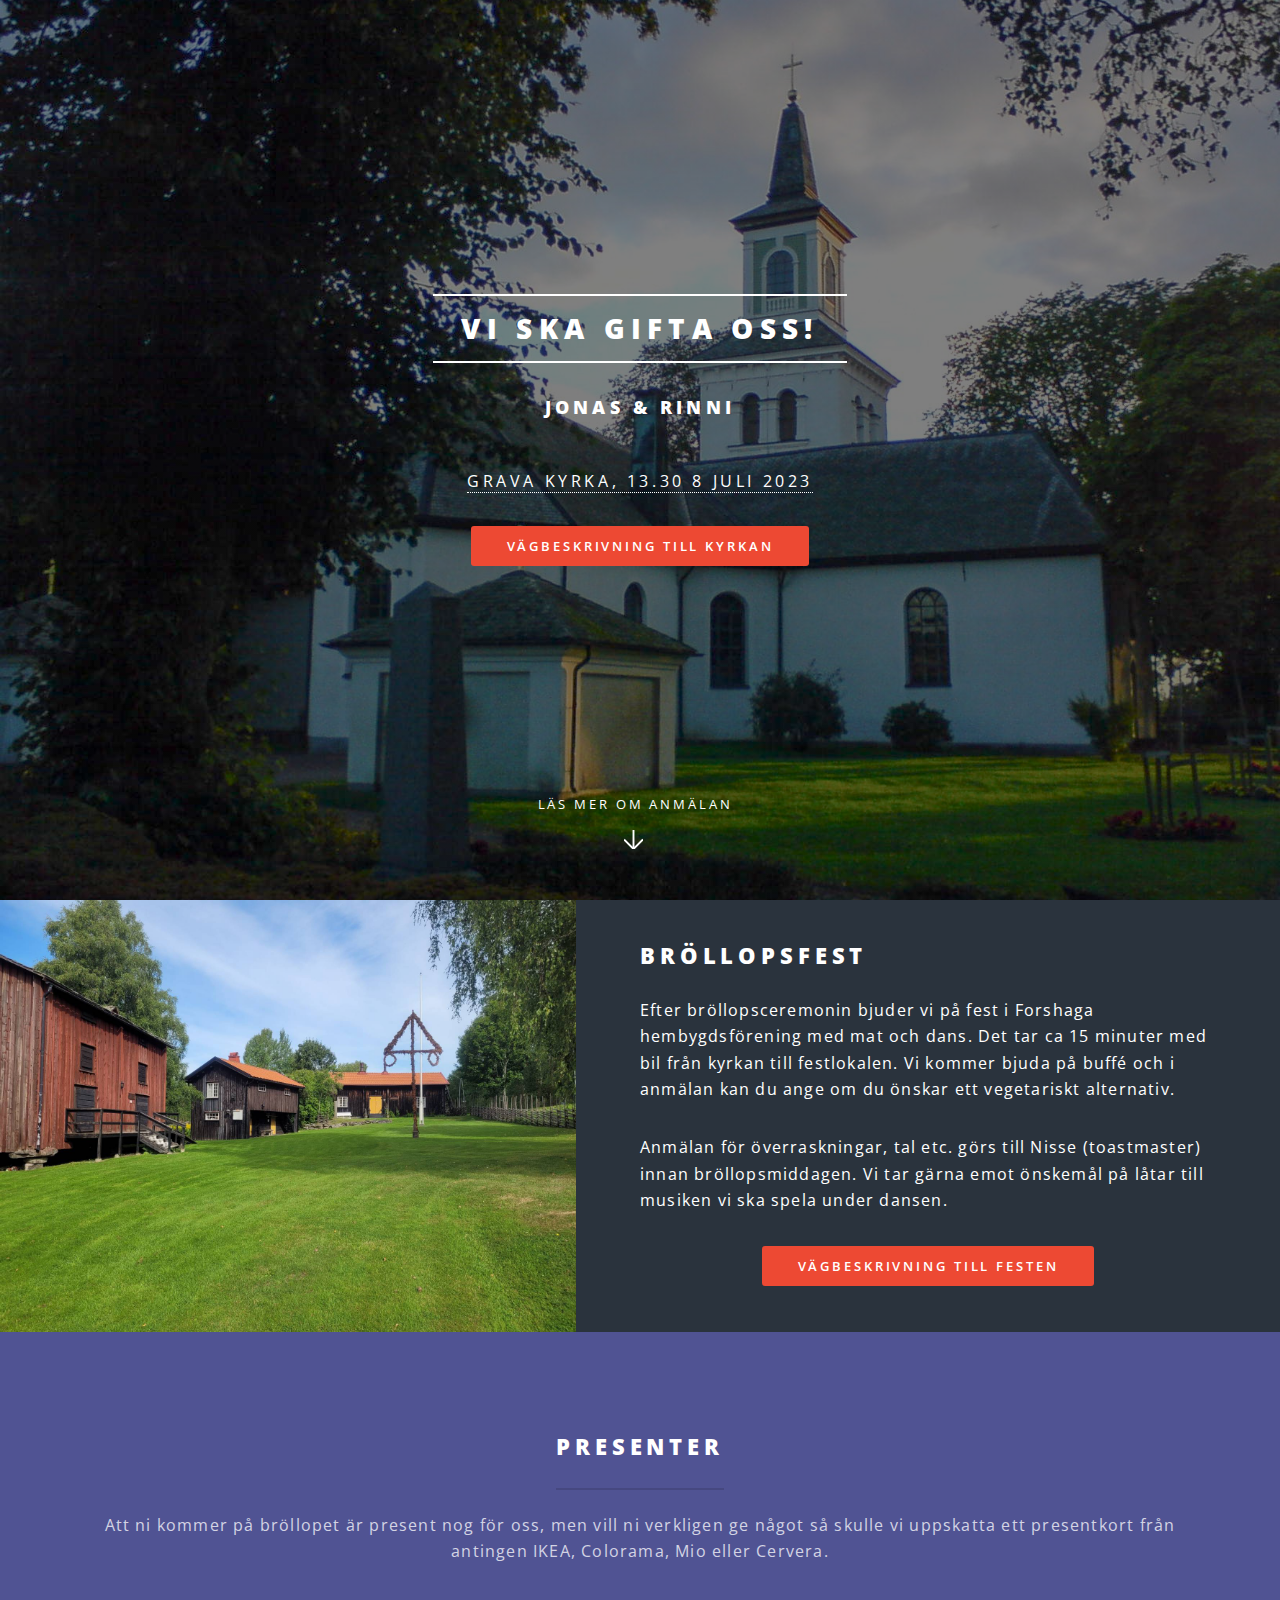
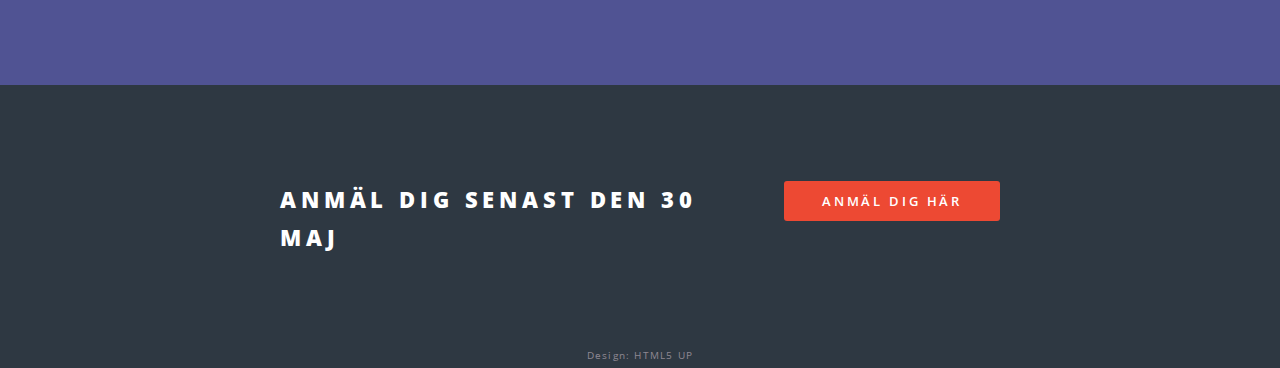
<file: index.html>
<!DOCTYPE HTML>
<!--
	Spectral by HTML5 UP
	html5up.net | @ajlkn
	Free for personal and commercial use under the CCA 3.0 license (html5up.net/license)
-->
<html>
	<head>
		<title>Bröllop för Jonas & Rinni</title>
		<meta charset="utf-8" />
		<meta name="viewport" content="width=device-width, initial-scale=1, user-scalable=no" />
		<link rel="stylesheet" href="assets/css/main.css" />
		<noscript><link rel="stylesheet" href="assets/css/noscript.css" /></noscript>
	</head>
	<body class="landing is-preload">

		<!-- Page Wrapper -->
			<div id="page-wrapper">

				<!-- Header -->
					<header id="header" class="alt">
						<!-- <h1><a href="index.html">Jonas & Rinni</a></h1>
						<nav id="nav">
							<ul>
								<li class="special">
									<a href="#menu" class="menuToggle"><span>Menu</span></a>
									<div id="menu">
										<ul>
											<li><a href="index.html">Home</a></li>
											<li><a href="generic.html">Generic</a></li>
											<li><a href="elements.html">Elements</a></li>
											<li><a href="#">Sign Up</a></li>
											<li><a href="#">Log In</a></li>
										</ul>
									</div>
								</li>
							</ul>
						</nav> -->
					</header>

				<!-- Banner -->
					<section id="banner">
						<div class="inner">
							<h2>Vi ska gifta oss!</h2> <br />
							<h3>Jonas & Rinni</h3> <br />
							<p>
								<a>Grava kyrka, 13.30 8 Juli 2023</a></p>
							</p>
							<ul class="actions special">
								<li><a href="https://goo.gl/maps/mya3PeDp5RnN2sx96" class="button primary">Vägbeskrivning till kyrkan</a></li>
							</ul>
						</div>
						<a href="#one" class="more scrolly">Läs mer om anmälan</a>
					</section>

				<!-- One -->
					<!-- <section id="one" class="wrapper style1 special">
						<div class="inner">
							<header class="major">
								<h2>Arcu aliquet vel lobortis ata nisl<br />
								eget augue amet aliquet nisl cep donec</h2>
								<p>Aliquam ut ex ut augue consectetur interdum. Donec amet imperdiet eleifend<br />
								fringilla tincidunt. Nullam dui leo Aenean mi ligula, rhoncus ullamcorper.</p>
							</header>
							<ul class="icons major">
								<li><span class="icon fa-gem major style1"><span class="label">Lorem</span></span></li>
								<li><span class="icon fa-heart major style2"><span class="label">Ipsum</span></span></li>
								<li><span class="icon solid fa-code major style3"><span class="label">Dolor</span></span></li>
							</ul>
						</div>
					</section> -->

				<!-- Two -->
					<section id="two" class="wrapper alt style2">
						<section class="spotlight">
							<div class="image"><img src="images/pic01.jpg" alt="" /></div><div class="content">
								<h2>Bröllopsfest</h2>
								<p>Efter bröllopsceremonin bjuder vi på fest i
								Forshaga hembygdsförening med mat och dans. Det tar ca 15 minuter med bil från kyrkan till festlokalen. Vi kommer bjuda på buffé och i anmälan kan du ange om du önskar ett vegetariskt alternativ.</p>
								<p>Anmälan för överraskningar, tal etc. görs till Nisse (toastmaster) innan bröllopsmiddagen. Vi tar gärna emot önskemål på låtar till musiken vi ska spela under dansen.</p>
														<ul class="actions special">
								<li><a href="https://goo.gl/maps/zhw7raPTey6oa3ua9" class="button primary">Vägbeskrivning till festen</a></li>
							</ul>
							</div>
						</section>
						<!--s <section class="spotlight">
							<div class="image"><img src="images/pic02.jpg" alt="" /></div><div class="content">
								<h2>Tortor dolore feugiat<br />
								elementum magna</h2>
								<p>Aliquam ut ex ut augue consectetur interdum. Donec hendrerit imperdiet. Mauris eleifend fringilla nullam aenean mi ligula.</p>
							</div>
						</section>
						<section class="spotlight">
							<div class="image"><img src="images/pic03.jpg" alt="" /></div><div class="content">
								<h2>Augue eleifend aliquet<br />
								sed condimentum</h2>
								<p>Aliquam ut ex ut augue consectetur interdum. Donec hendrerit imperdiet. Mauris eleifend fringilla nullam aenean mi ligula.</p>
							</div>
						</section>
					</section> -->

				<!-- Three -->
					<section id="three" class="wrapper style3 special">
						<div class="inner">
							<header class="major">
								<h2>Presenter</h2>
								<p>Att ni kommer på bröllopet är present nog för oss, men vill ni verkligen ge något så skulle vi uppskatta ett presentkort från antingen IKEA, Colorama, Mio eller Cervera.</p>
							</header>
						</div>
					</section>
				<!-- CTA -->
					<section id="cta" class="wrapper style4">
						<div class="inner">
							<header>
								<h2>Anmäl dig senast den 30 maj</h2>
							</header>
							<ul class="actions stacked">
								<li><a href="https://forms.gle/7oK4ZScAhL5itNe78" class="button fit primary">Anmäl dig här</a></li>
							</ul>
						</div>
					</section>
				<!-- Footer -->
					<div class="credits">Design: HTML5 UP</div>

			</div>

		<!-- Scripts -->
			<script src="assets/js/jquery.min.js"></script>
			<script src="assets/js/jquery.scrollex.min.js"></script>
			<script src="assets/js/jquery.scrolly.min.js"></script>
			<script src="assets/js/browser.min.js"></script>
			<script src="assets/js/breakpoints.min.js"></script>
			<script src="assets/js/util.js"></script>
			<script src="assets/js/main.js"></script>

	</body>
</html>
</file>
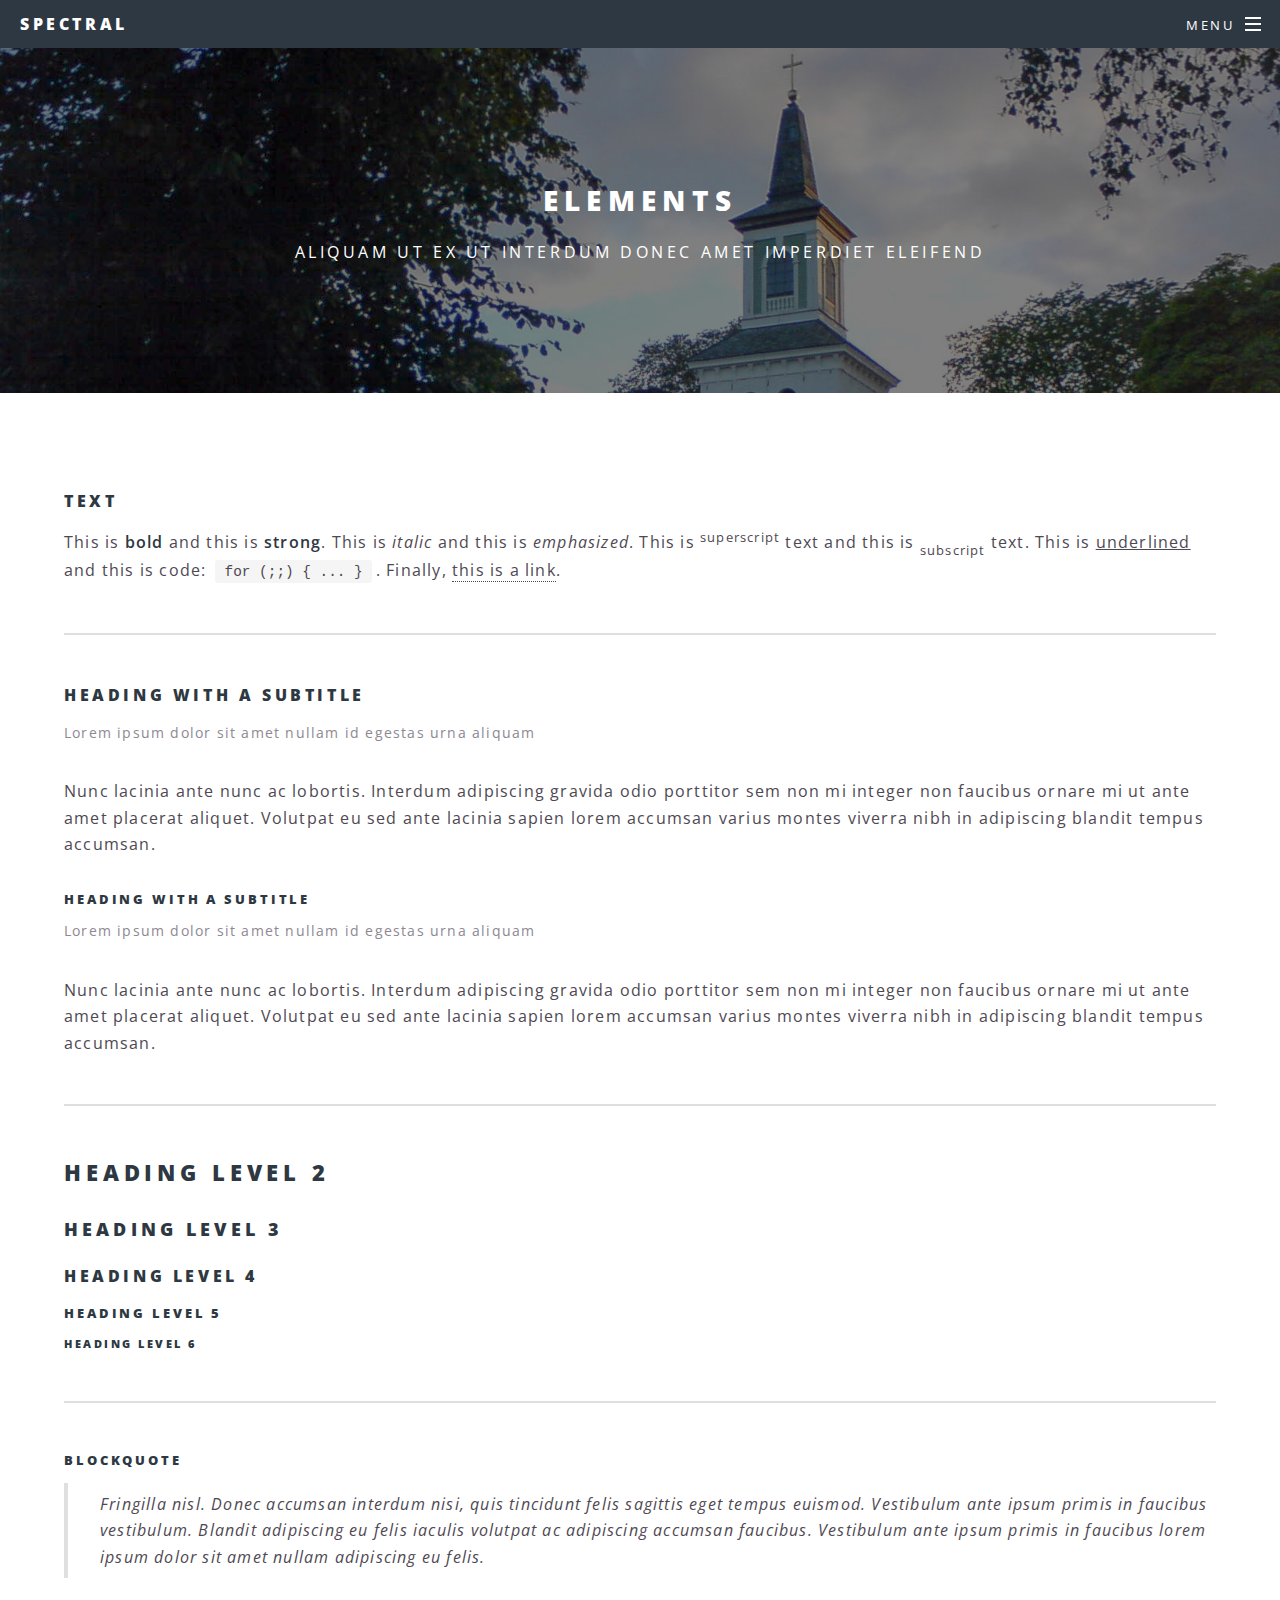
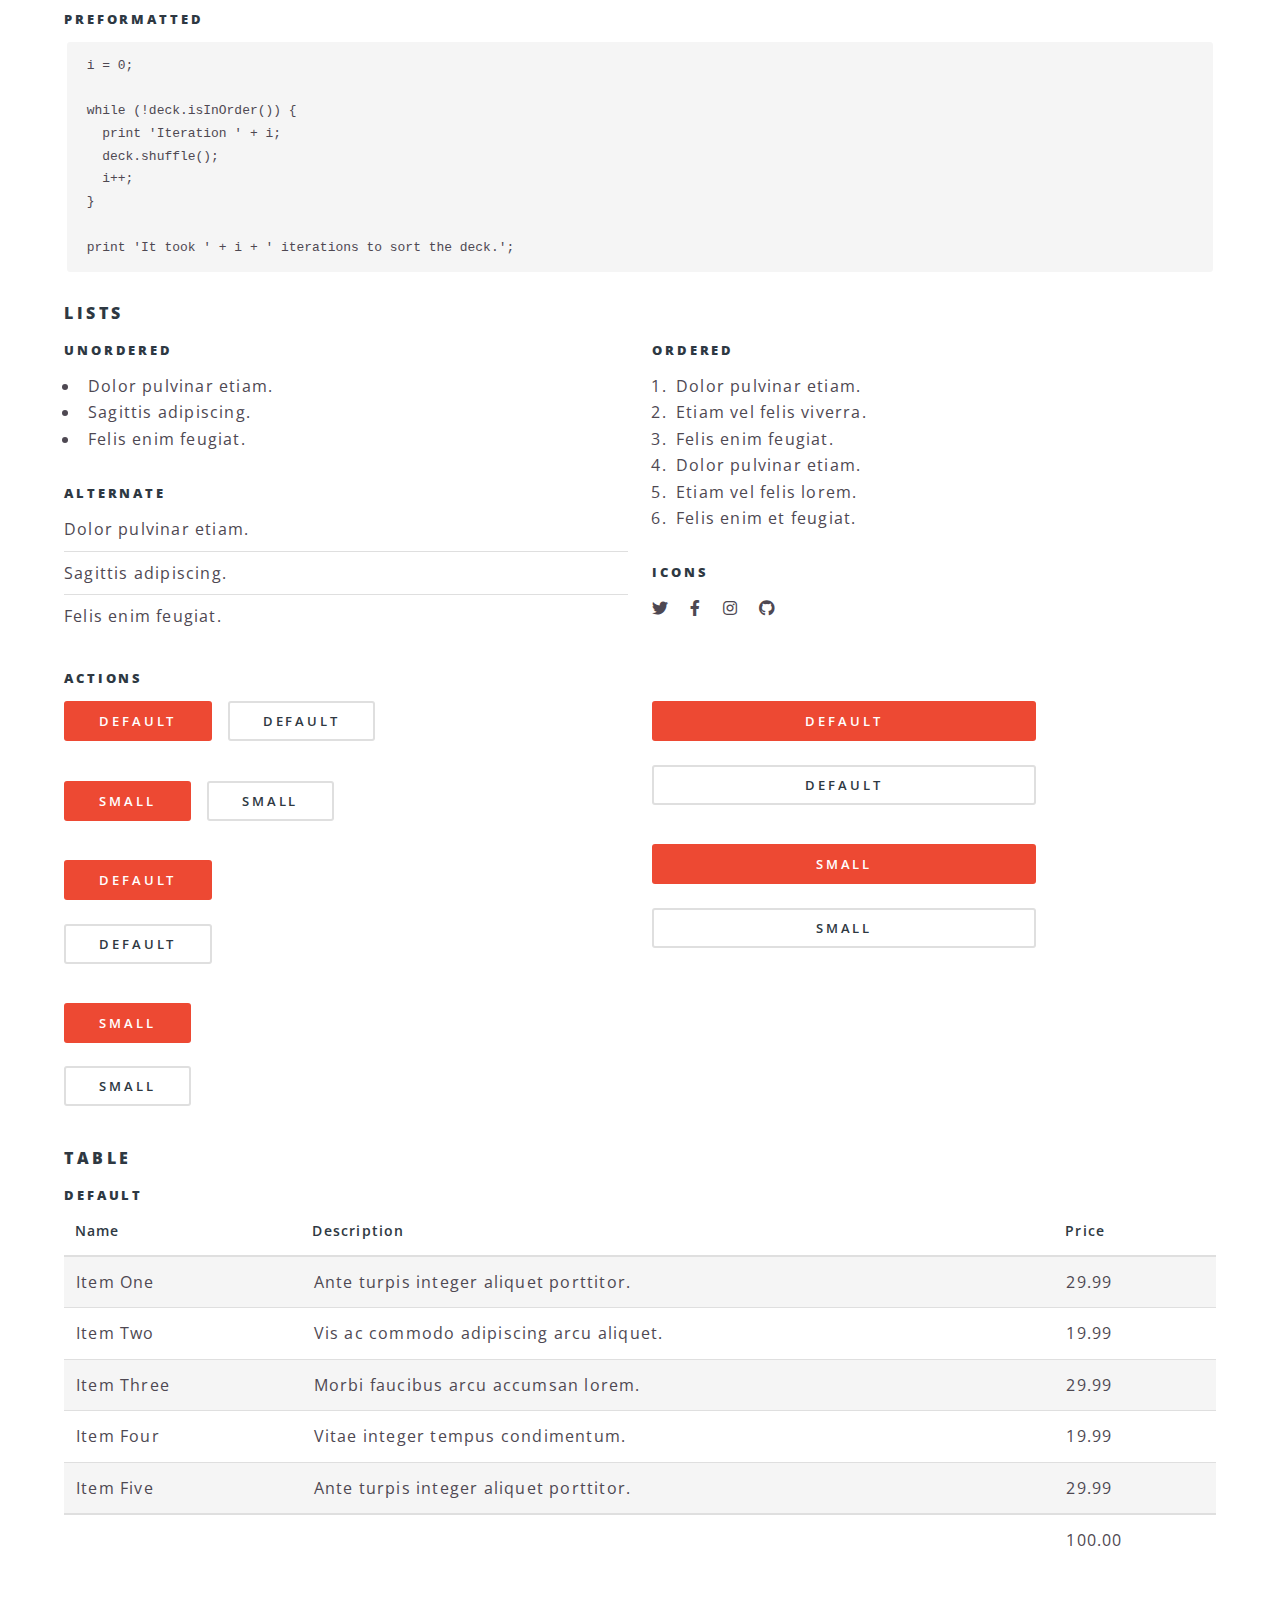
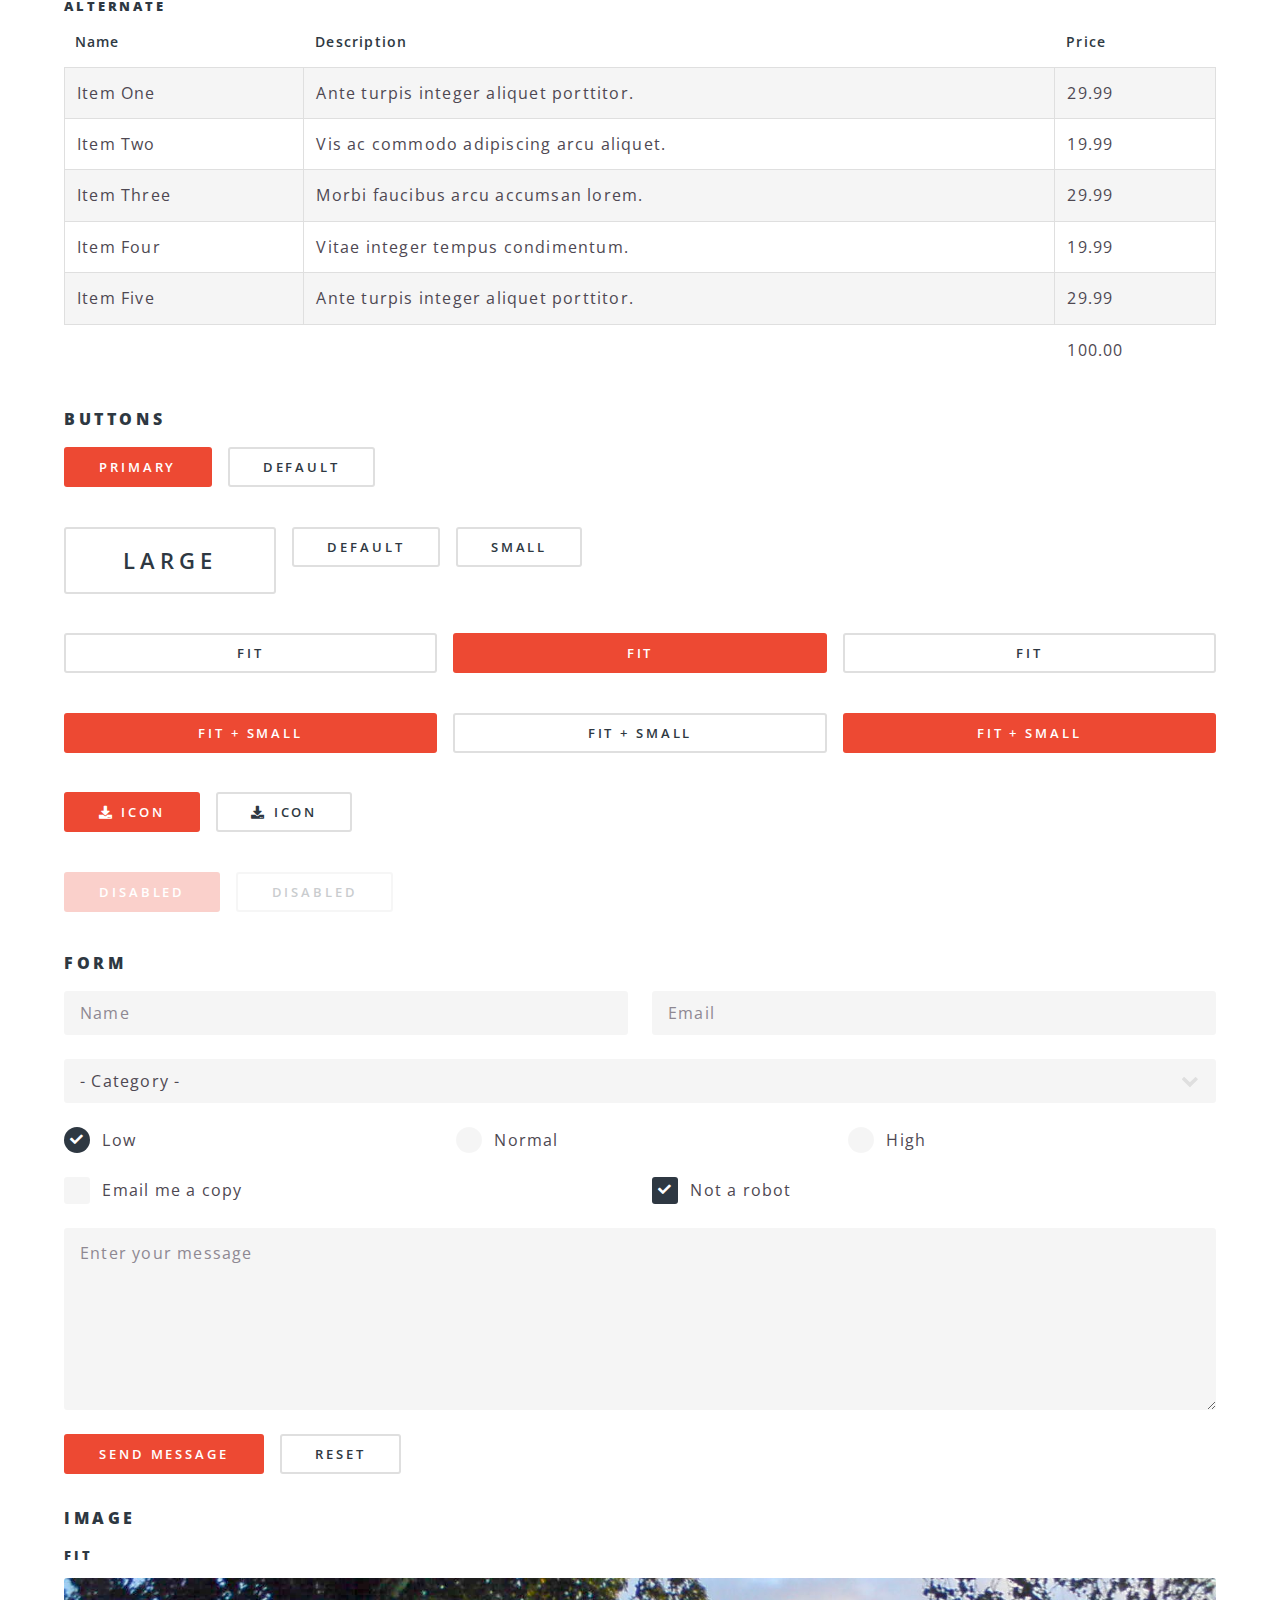
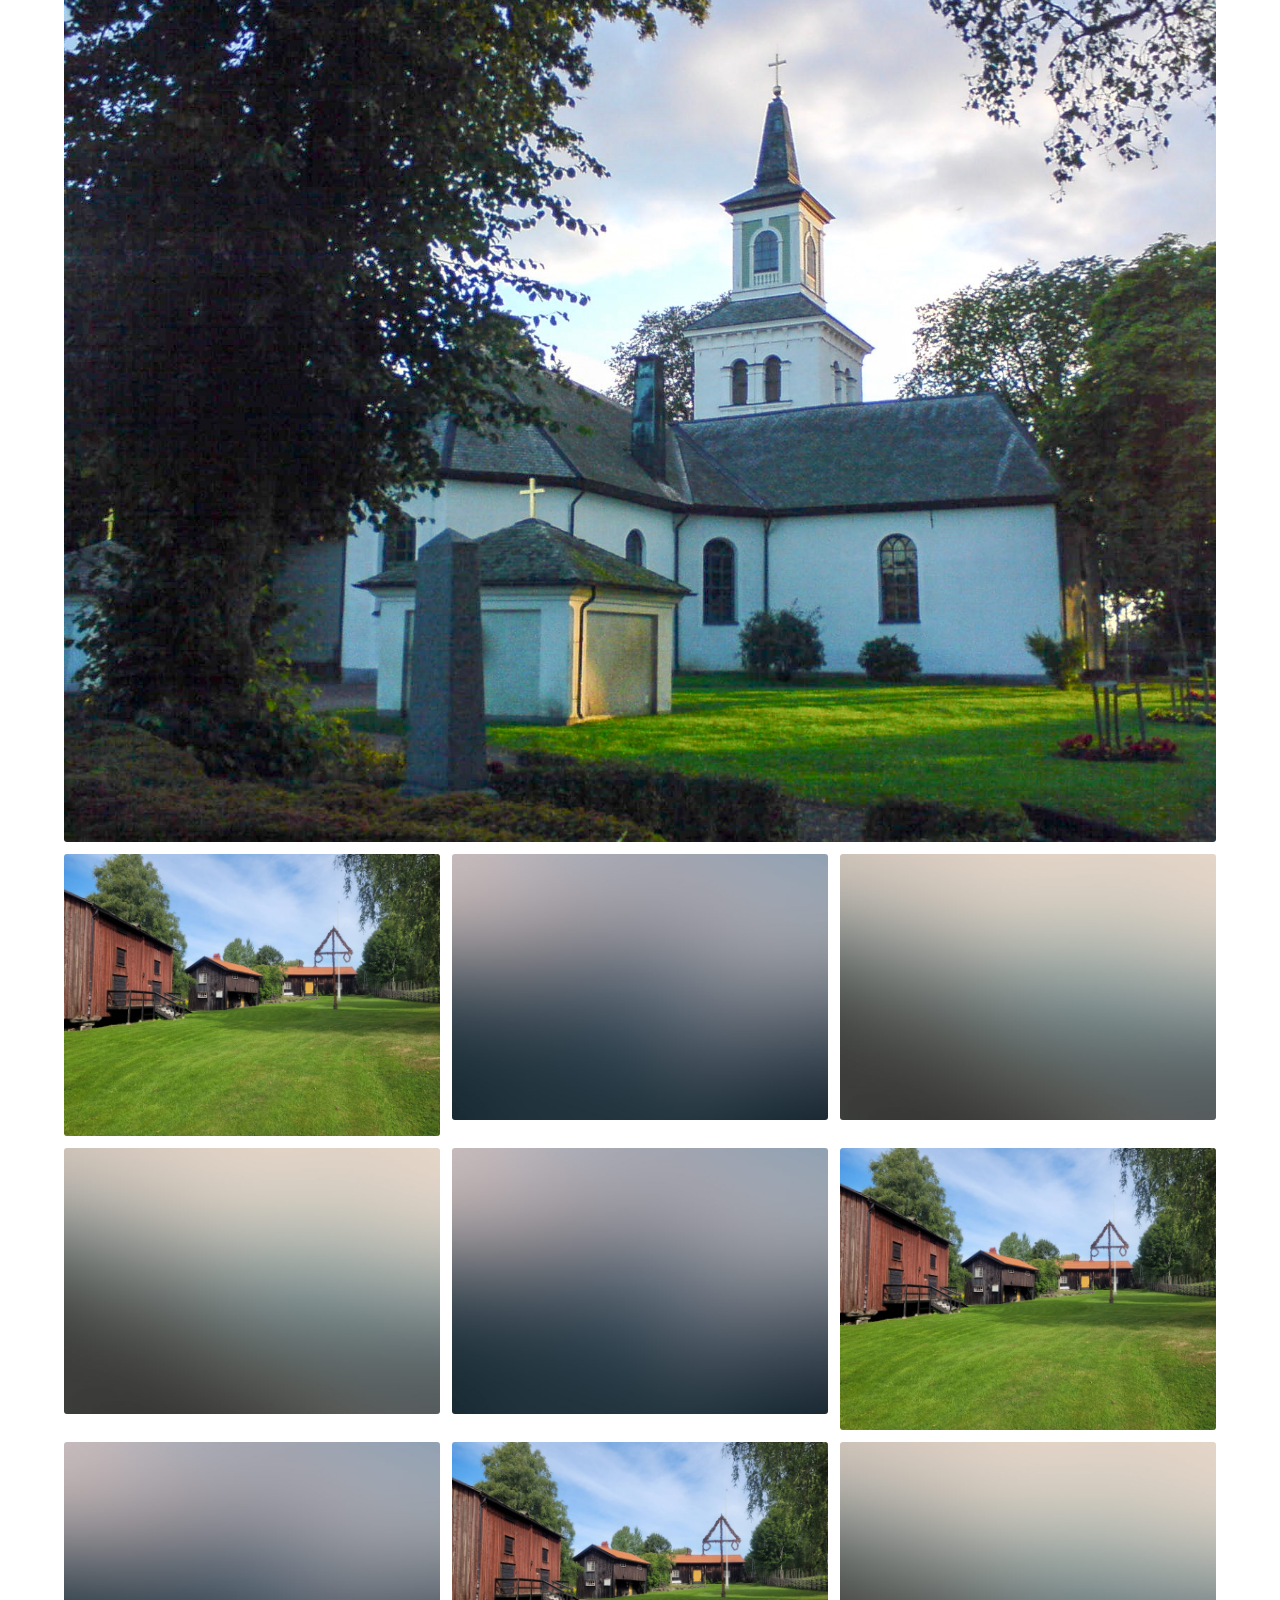
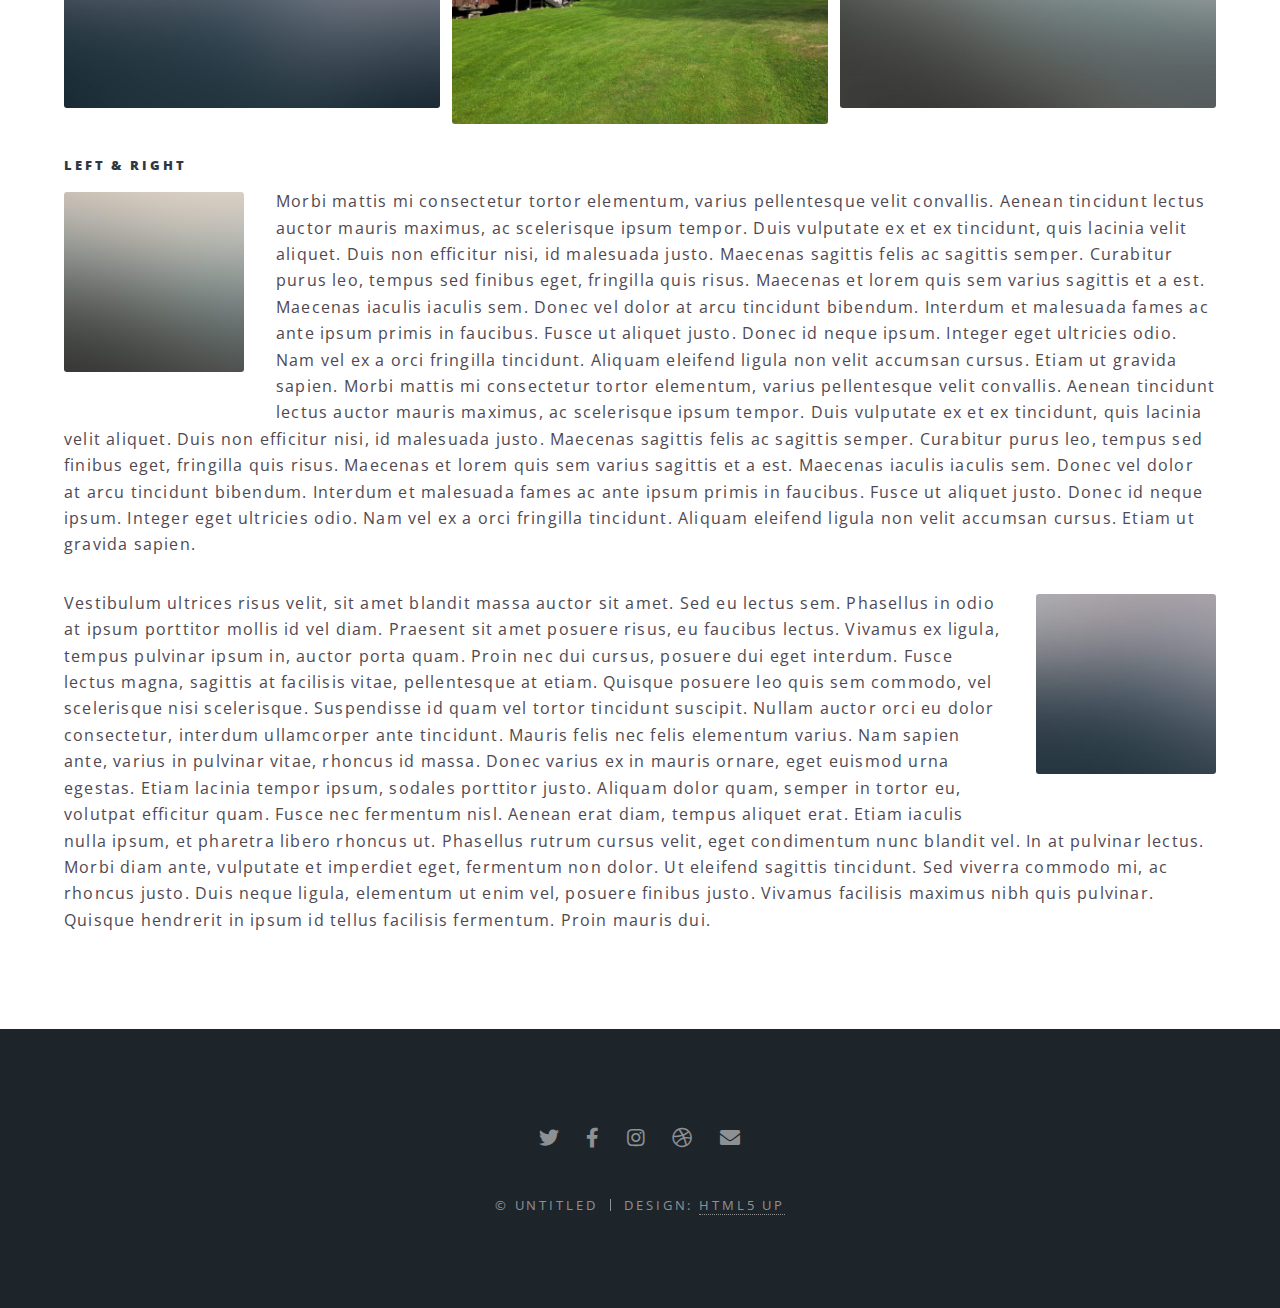
<file: elements.html>
<!DOCTYPE HTML>
<!--
	Spectral by HTML5 UP
	html5up.net | @ajlkn
	Free for personal and commercial use under the CCA 3.0 license (html5up.net/license)
-->
<html>
	<head>
		<title>Elements - Spectral by HTML5 UP</title>
		<meta charset="utf-8" />
		<meta name="viewport" content="width=device-width, initial-scale=1, user-scalable=no" />
		<link rel="stylesheet" href="assets/css/main.css" />
		<noscript><link rel="stylesheet" href="assets/css/noscript.css" /></noscript>
	</head>
	<body class="is-preload">

		<!-- Page Wrapper -->
			<div id="page-wrapper">

				<!-- Header -->
					<header id="header">
						<h1><a href="index.html">Spectral</a></h1>
						<nav id="nav">
							<ul>
								<li class="special">
									<a href="#menu" class="menuToggle"><span>Menu</span></a>
									<div id="menu">
										<ul>
											<li><a href="index.html">Home</a></li>
											<li><a href="generic.html">Generic</a></li>
											<li><a href="elements.html">Elements</a></li>
											<li><a href="#">Sign Up</a></li>
											<li><a href="#">Log In</a></li>
										</ul>
									</div>
								</li>
							</ul>
						</nav>
					</header>

				<!-- Main -->
					<article id="main">
						<header>
							<h2>Elements</h2>
							<p>Aliquam ut ex ut interdum donec amet imperdiet eleifend</p>
						</header>
						<section class="wrapper style5">
							<div class="inner">

								<section>
									<h4>Text</h4>
									<p>This is <b>bold</b> and this is <strong>strong</strong>. This is <i>italic</i> and this is <em>emphasized</em>.
									This is <sup>superscript</sup> text and this is <sub>subscript</sub> text.
									This is <u>underlined</u> and this is code: <code>for (;;) { ... }</code>. Finally, <a href="#">this is a link</a>.</p>
									<hr />
									<header>
										<h4>Heading with a Subtitle</h4>
										<p>Lorem ipsum dolor sit amet nullam id egestas urna aliquam</p>
									</header>
									<p>Nunc lacinia ante nunc ac lobortis. Interdum adipiscing gravida odio porttitor sem non mi integer non faucibus ornare mi ut ante amet placerat aliquet. Volutpat eu sed ante lacinia sapien lorem accumsan varius montes viverra nibh in adipiscing blandit tempus accumsan.</p>
									<header>
										<h5>Heading with a Subtitle</h5>
										<p>Lorem ipsum dolor sit amet nullam id egestas urna aliquam</p>
									</header>
									<p>Nunc lacinia ante nunc ac lobortis. Interdum adipiscing gravida odio porttitor sem non mi integer non faucibus ornare mi ut ante amet placerat aliquet. Volutpat eu sed ante lacinia sapien lorem accumsan varius montes viverra nibh in adipiscing blandit tempus accumsan.</p>
									<hr />
									<h2>Heading Level 2</h2>
									<h3>Heading Level 3</h3>
									<h4>Heading Level 4</h4>
									<h5>Heading Level 5</h5>
									<h6>Heading Level 6</h6>
									<hr />
									<h5>Blockquote</h5>
									<blockquote>Fringilla nisl. Donec accumsan interdum nisi, quis tincidunt felis sagittis eget tempus euismod. Vestibulum ante ipsum primis in faucibus vestibulum. Blandit adipiscing eu felis iaculis volutpat ac adipiscing accumsan faucibus. Vestibulum ante ipsum primis in faucibus lorem ipsum dolor sit amet nullam adipiscing eu felis.</blockquote>
									<h5>Preformatted</h5>
									<pre><code>i = 0;

while (!deck.isInOrder()) {
  print 'Iteration ' + i;
  deck.shuffle();
  i++;
}

print 'It took ' + i + ' iterations to sort the deck.';</code></pre>
								</section>

								<section>
									<h4>Lists</h4>
									<div class="row">
										<div class="col-6 col-12-medium">
											<h5>Unordered</h5>
											<ul>
												<li>Dolor pulvinar etiam.</li>
												<li>Sagittis adipiscing.</li>
												<li>Felis enim feugiat.</li>
											</ul>
											<h5>Alternate</h5>
											<ul class="alt">
												<li>Dolor pulvinar etiam.</li>
												<li>Sagittis adipiscing.</li>
												<li>Felis enim feugiat.</li>
											</ul>
										</div>
										<div class="col-6 col-12-medium">
											<h5>Ordered</h5>
											<ol>
												<li>Dolor pulvinar etiam.</li>
												<li>Etiam vel felis viverra.</li>
												<li>Felis enim feugiat.</li>
												<li>Dolor pulvinar etiam.</li>
												<li>Etiam vel felis lorem.</li>
												<li>Felis enim et feugiat.</li>
											</ol>
											<h5>Icons</h5>
											<ul class="icons">
												<li><a href="#" class="icon brands fa-twitter"><span class="label">Twitter</span></a></li>
												<li><a href="#" class="icon brands fa-facebook-f"><span class="label">Facebook</span></a></li>
												<li><a href="#" class="icon brands fa-instagram"><span class="label">Instagram</span></a></li>
												<li><a href="#" class="icon brands fa-github"><span class="label">Github</span></a></li>
											</ul>
										</div>
									</div>
									<h5>Actions</h5>
									<div class="row">
										<div class="col-6 col-12-medium">
											<ul class="actions">
												<li><a href="#" class="button primary">Default</a></li>
												<li><a href="#" class="button">Default</a></li>
											</ul>
											<ul class="actions small">
												<li><a href="#" class="button primary small">Small</a></li>
												<li><a href="#" class="button small">Small</a></li>
											</ul>
											<ul class="actions stacked">
												<li><a href="#" class="button primary">Default</a></li>
												<li><a href="#" class="button">Default</a></li>
											</ul>
											<ul class="actions stacked">
												<li><a href="#" class="button primary small">Small</a></li>
												<li><a href="#" class="button small">Small</a></li>
											</ul>
										</div>
										<div class="col-6 col-12-medium">
											<ul class="actions stacked">
												<li><a href="#" class="button primary fit">Default</a></li>
												<li><a href="#" class="button fit">Default</a></li>
											</ul>
											<ul class="actions stacked">
												<li><a href="#" class="button primary small fit">Small</a></li>
												<li><a href="#" class="button small fit">Small</a></li>
											</ul>
										</div>
									</div>
								</section>

								<section>
									<h4>Table</h4>
									<h5>Default</h5>
									<div class="table-wrapper">
										<table>
											<thead>
												<tr>
													<th>Name</th>
													<th>Description</th>
													<th>Price</th>
												</tr>
											</thead>
											<tbody>
												<tr>
													<td>Item One</td>
													<td>Ante turpis integer aliquet porttitor.</td>
													<td>29.99</td>
												</tr>
												<tr>
													<td>Item Two</td>
													<td>Vis ac commodo adipiscing arcu aliquet.</td>
													<td>19.99</td>
												</tr>
												<tr>
													<td>Item Three</td>
													<td> Morbi faucibus arcu accumsan lorem.</td>
													<td>29.99</td>
												</tr>
												<tr>
													<td>Item Four</td>
													<td>Vitae integer tempus condimentum.</td>
													<td>19.99</td>
												</tr>
												<tr>
													<td>Item Five</td>
													<td>Ante turpis integer aliquet porttitor.</td>
													<td>29.99</td>
												</tr>
											</tbody>
											<tfoot>
												<tr>
													<td colspan="2"></td>
													<td>100.00</td>
												</tr>
											</tfoot>
										</table>
									</div>

									<h5>Alternate</h5>
									<div class="table-wrapper">
										<table class="alt">
											<thead>
												<tr>
													<th>Name</th>
													<th>Description</th>
													<th>Price</th>
												</tr>
											</thead>
											<tbody>
												<tr>
													<td>Item One</td>
													<td>Ante turpis integer aliquet porttitor.</td>
													<td>29.99</td>
												</tr>
												<tr>
													<td>Item Two</td>
													<td>Vis ac commodo adipiscing arcu aliquet.</td>
													<td>19.99</td>
												</tr>
												<tr>
													<td>Item Three</td>
													<td> Morbi faucibus arcu accumsan lorem.</td>
													<td>29.99</td>
												</tr>
												<tr>
													<td>Item Four</td>
													<td>Vitae integer tempus condimentum.</td>
													<td>19.99</td>
												</tr>
												<tr>
													<td>Item Five</td>
													<td>Ante turpis integer aliquet porttitor.</td>
													<td>29.99</td>
												</tr>
											</tbody>
											<tfoot>
												<tr>
													<td colspan="2"></td>
													<td>100.00</td>
												</tr>
											</tfoot>
										</table>
									</div>
								</section>

								<section>
									<h4>Buttons</h4>
									<ul class="actions">
										<li><a href="#" class="button primary">Primary</a></li>
										<li><a href="#" class="button">Default</a></li>
									</ul>
									<ul class="actions">
										<li><a href="#" class="button large">Large</a></li>
										<li><a href="#" class="button">Default</a></li>
										<li><a href="#" class="button small">Small</a></li>
									</ul>
									<ul class="actions fit">
										<li><a href="#" class="button fit">Fit</a></li>
										<li><a href="#" class="button primary fit">Fit</a></li>
										<li><a href="#" class="button fit">Fit</a></li>
									</ul>
									<ul class="actions fit small">
										<li><a href="#" class="button primary fit small">Fit + Small</a></li>
										<li><a href="#" class="button fit small">Fit + Small</a></li>
										<li><a href="#" class="button primary fit small">Fit + Small</a></li>
									</ul>
									<ul class="actions">
										<li><a href="#" class="button primary icon solid fa-download">Icon</a></li>
										<li><a href="#" class="button icon solid fa-download">Icon</a></li>
									</ul>
									<ul class="actions">
										<li><span class="button primary disabled">Disabled</span></li>
										<li><span class="button disabled">Disabled</span></li>
									</ul>
								</section>

								<section>
									<h4>Form</h4>
									<form method="post" action="#">
										<div class="row gtr-uniform">
											<div class="col-6 col-12-xsmall">
												<input type="text" name="demo-name" id="demo-name" value="" placeholder="Name" />
											</div>
											<div class="col-6 col-12-xsmall">
												<input type="email" name="demo-email" id="demo-email" value="" placeholder="Email" />
											</div>
											<div class="col-12">
												<select name="demo-category" id="demo-category">
													<option value="">- Category -</option>
													<option value="1">Manufacturing</option>
													<option value="1">Shipping</option>
													<option value="1">Administration</option>
													<option value="1">Human Resources</option>
												</select>
											</div>
											<div class="col-4 col-12-small">
												<input type="radio" id="demo-priority-low" name="demo-priority" checked>
												<label for="demo-priority-low">Low</label>
											</div>
											<div class="col-4 col-12-small">
												<input type="radio" id="demo-priority-normal" name="demo-priority">
												<label for="demo-priority-normal">Normal</label>
											</div>
											<div class="col-4 col-12-small">
												<input type="radio" id="demo-priority-high" name="demo-priority">
												<label for="demo-priority-high">High</label>
											</div>
											<div class="col-6 col-12-small">
												<input type="checkbox" id="demo-copy" name="demo-copy">
												<label for="demo-copy">Email me a copy</label>
											</div>
											<div class="col-6 col-12-small">
												<input type="checkbox" id="demo-human" name="demo-human" checked>
												<label for="demo-human">Not a robot</label>
											</div>
											<div class="col-12">
												<textarea name="demo-message" id="demo-message" placeholder="Enter your message" rows="6"></textarea>
											</div>
											<div class="col-12">
												<ul class="actions">
													<li><input type="submit" value="Send Message" class="primary" /></li>
													<li><input type="reset" value="Reset" /></li>
												</ul>
											</div>
										</div>
									</form>
								</section>

								<section>
									<h4>Image</h4>
									<h5>Fit</h5>
									<div class="box alt">
										<div class="row gtr-50 gtr-uniform">
											<div class="col-12"><span class="image fit"><img src="images/banner.jpg" alt="" /></span></div>
											<div class="col-4"><span class="image fit"><img src="images/pic01.jpg" alt="" /></span></div>
											<div class="col-4"><span class="image fit"><img src="images/pic02.jpg" alt="" /></span></div>
											<div class="col-4"><span class="image fit"><img src="images/pic03.jpg" alt="" /></span></div>
											<div class="col-4"><span class="image fit"><img src="images/pic03.jpg" alt="" /></span></div>
											<div class="col-4"><span class="image fit"><img src="images/pic02.jpg" alt="" /></span></div>
											<div class="col-4"><span class="image fit"><img src="images/pic01.jpg" alt="" /></span></div>
											<div class="col-4"><span class="image fit"><img src="images/pic02.jpg" alt="" /></span></div>
											<div class="col-4"><span class="image fit"><img src="images/pic01.jpg" alt="" /></span></div>
											<div class="col-4"><span class="image fit"><img src="images/pic03.jpg" alt="" /></span></div>
										</div>
									</div>
									<h5>Left &amp; Right</h5>
									<p><span class="image left"><img src="images/pic04.jpg" alt="" /></span>Morbi mattis mi consectetur tortor elementum, varius pellentesque velit convallis. Aenean tincidunt lectus auctor mauris maximus, ac scelerisque ipsum tempor. Duis vulputate ex et ex tincidunt, quis lacinia velit aliquet. Duis non efficitur nisi, id malesuada justo. Maecenas sagittis felis ac sagittis semper. Curabitur purus leo, tempus sed finibus eget, fringilla quis risus. Maecenas et lorem quis sem varius sagittis et a est. Maecenas iaculis iaculis sem. Donec vel dolor at arcu tincidunt bibendum. Interdum et malesuada fames ac ante ipsum primis in faucibus. Fusce ut aliquet justo. Donec id neque ipsum. Integer eget ultricies odio. Nam vel ex a orci fringilla tincidunt. Aliquam eleifend ligula non velit accumsan cursus. Etiam ut gravida sapien. Morbi mattis mi consectetur tortor elementum, varius pellentesque velit convallis. Aenean tincidunt lectus auctor mauris maximus, ac scelerisque ipsum tempor. Duis vulputate ex et ex tincidunt, quis lacinia velit aliquet. Duis non efficitur nisi, id malesuada justo. Maecenas sagittis felis ac sagittis semper. Curabitur purus leo, tempus sed finibus eget, fringilla quis risus. Maecenas et lorem quis sem varius sagittis et a est. Maecenas iaculis iaculis sem. Donec vel dolor at arcu tincidunt bibendum. Interdum et malesuada fames ac ante ipsum primis in faucibus. Fusce ut aliquet justo. Donec id neque ipsum. Integer eget ultricies odio. Nam vel ex a orci fringilla tincidunt. Aliquam eleifend ligula non velit accumsan cursus. Etiam ut gravida sapien.</p>
									<p><span class="image right"><img src="images/pic05.jpg" alt="" /></span>Vestibulum ultrices risus velit, sit amet blandit massa auctor sit amet. Sed eu lectus sem. Phasellus in odio at ipsum porttitor mollis id vel diam. Praesent sit amet posuere risus, eu faucibus lectus. Vivamus ex ligula, tempus pulvinar ipsum in, auctor porta quam. Proin nec dui cursus, posuere dui eget interdum. Fusce lectus magna, sagittis at facilisis vitae, pellentesque at etiam. Quisque posuere leo quis sem commodo, vel scelerisque nisi scelerisque. Suspendisse id quam vel tortor tincidunt suscipit. Nullam auctor orci eu dolor consectetur, interdum ullamcorper ante tincidunt. Mauris felis nec felis elementum varius. Nam sapien ante, varius in pulvinar vitae, rhoncus id massa. Donec varius ex in mauris ornare, eget euismod urna egestas. Etiam lacinia tempor ipsum, sodales porttitor justo. Aliquam dolor quam, semper in tortor eu, volutpat efficitur quam. Fusce nec fermentum nisl. Aenean erat diam, tempus aliquet erat. Etiam iaculis nulla ipsum, et pharetra libero rhoncus ut. Phasellus rutrum cursus velit, eget condimentum nunc blandit vel. In at pulvinar lectus. Morbi diam ante, vulputate et imperdiet eget, fermentum non dolor. Ut eleifend sagittis tincidunt. Sed viverra commodo mi, ac rhoncus justo. Duis neque ligula, elementum ut enim vel, posuere finibus justo. Vivamus facilisis maximus nibh quis pulvinar. Quisque hendrerit in ipsum id tellus facilisis fermentum. Proin mauris dui.</p>
								</section>

							</div>
						</section>
					</article>

				<!-- Footer -->
					<footer id="footer">
						<ul class="icons">
							<li><a href="#" class="icon brands fa-twitter"><span class="label">Twitter</span></a></li>
							<li><a href="#" class="icon brands fa-facebook-f"><span class="label">Facebook</span></a></li>
							<li><a href="#" class="icon brands fa-instagram"><span class="label">Instagram</span></a></li>
							<li><a href="#" class="icon brands fa-dribbble"><span class="label">Dribbble</span></a></li>
							<li><a href="#" class="icon solid fa-envelope"><span class="label">Email</span></a></li>
						</ul>
						<ul class="copyright">
							<li>&copy; Untitled</li><li>Design: <a href="http://html5up.net">HTML5 UP</a></li>
						</ul>
					</footer>

			</div>

		<!-- Scripts -->
			<script src="assets/js/jquery.min.js"></script>
			<script src="assets/js/jquery.scrollex.min.js"></script>
			<script src="assets/js/jquery.scrolly.min.js"></script>
			<script src="assets/js/browser.min.js"></script>
			<script src="assets/js/breakpoints.min.js"></script>
			<script src="assets/js/util.js"></script>
			<script src="assets/js/main.js"></script>

	</body>
</html>
</file>
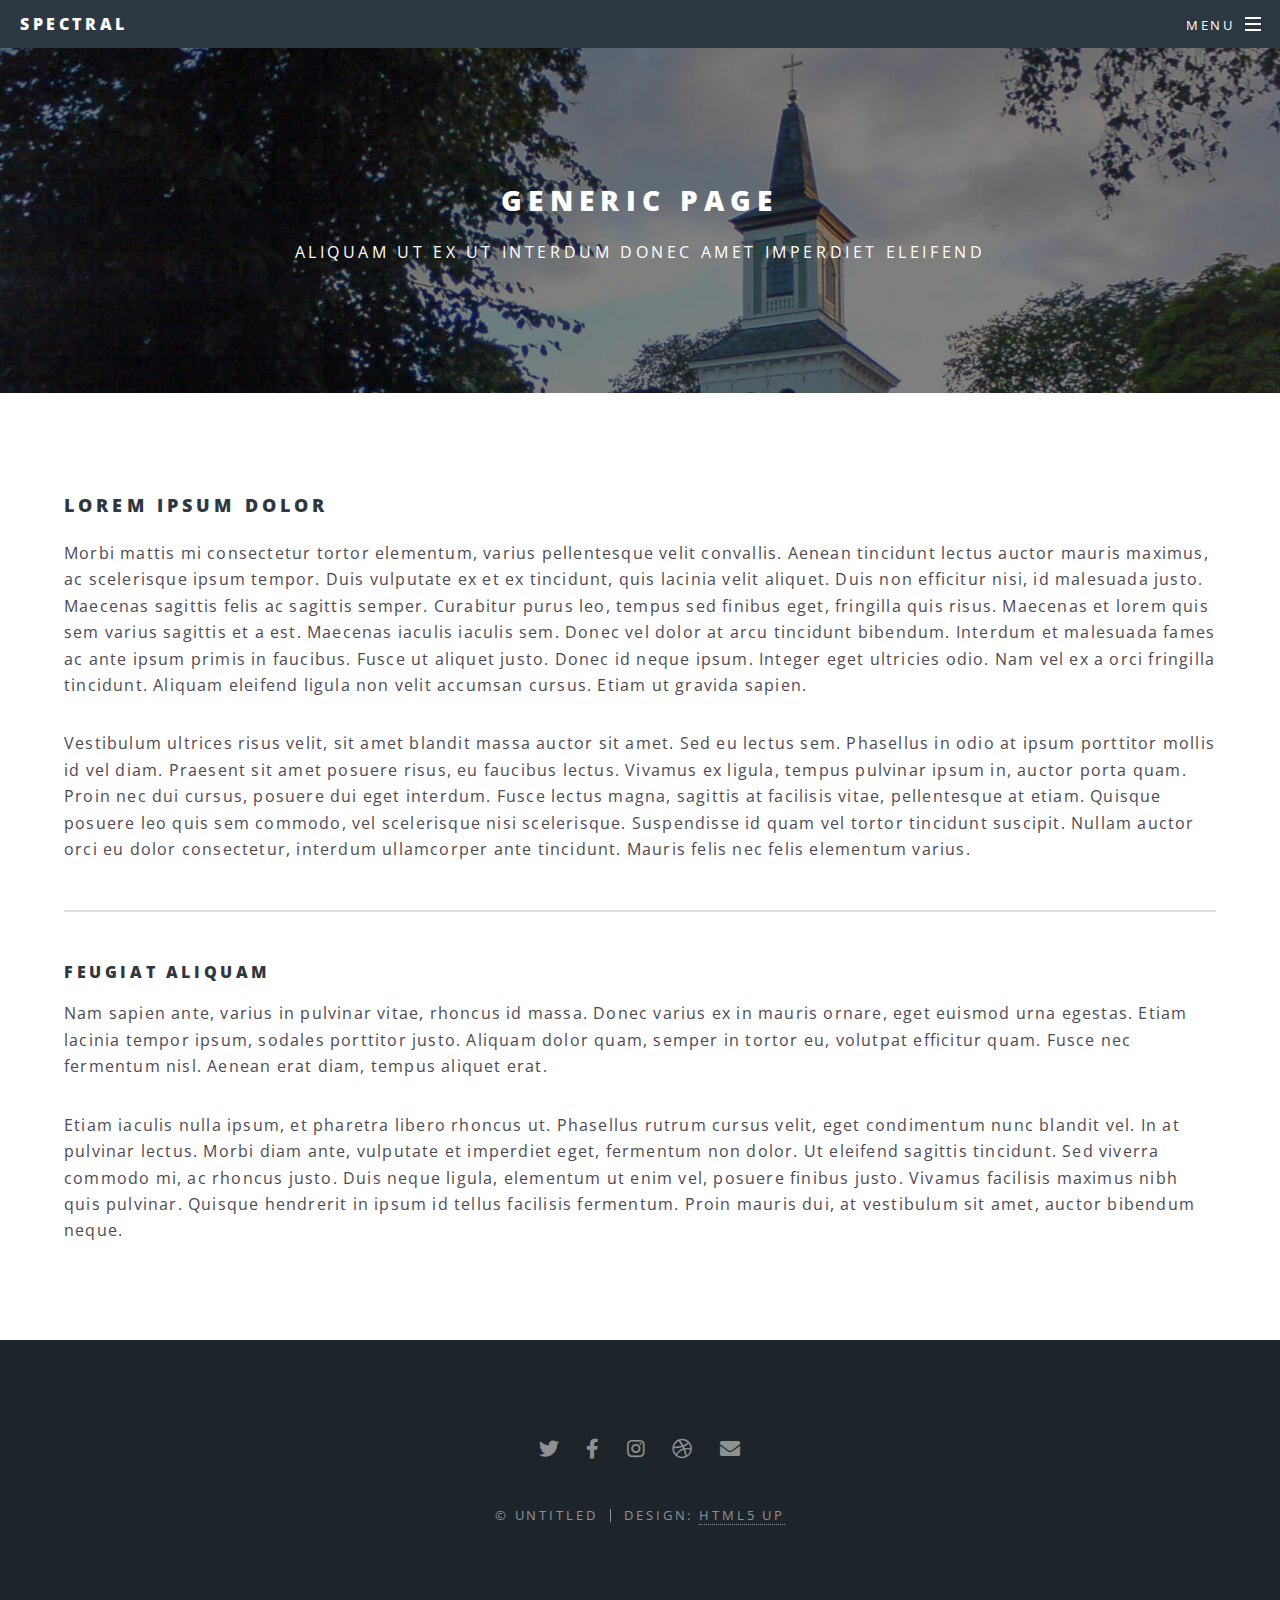
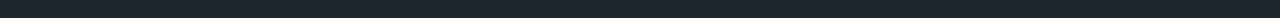
<file: generic.html>
<!DOCTYPE HTML>
<!--
	Spectral by HTML5 UP
	html5up.net | @ajlkn
	Free for personal and commercial use under the CCA 3.0 license (html5up.net/license)
-->
<html>
	<head>
		<title>Generic - Spectral by HTML5 UP</title>
		<meta charset="utf-8" />
		<meta name="viewport" content="width=device-width, initial-scale=1, user-scalable=no" />
		<link rel="stylesheet" href="assets/css/main.css" />
		<noscript><link rel="stylesheet" href="assets/css/noscript.css" /></noscript>
	</head>
	<body class="is-preload">

		<!-- Page Wrapper -->
			<div id="page-wrapper">

				<!-- Header -->
					<header id="header">
						<h1><a href="index.html">Spectral</a></h1>
						<nav id="nav">
							<ul>
								<li class="special">
									<a href="#menu" class="menuToggle"><span>Menu</span></a>
									<div id="menu">
										<ul>
											<li><a href="index.html">Home</a></li>
											<li><a href="generic.html">Generic</a></li>
											<li><a href="elements.html">Elements</a></li>
											<li><a href="#">Sign Up</a></li>
											<li><a href="#">Log In</a></li>
										</ul>
									</div>
								</li>
							</ul>
						</nav>
					</header>

				<!-- Main -->
					<article id="main">
						<header>
							<h2>Generic Page</h2>
							<p>Aliquam ut ex ut interdum donec amet imperdiet eleifend</p>
						</header>
						<section class="wrapper style5">
							<div class="inner">

								<h3>Lorem ipsum dolor</h3>
								<p>Morbi mattis mi consectetur tortor elementum, varius pellentesque velit convallis. Aenean tincidunt lectus auctor mauris maximus, ac scelerisque ipsum tempor. Duis vulputate ex et ex tincidunt, quis lacinia velit aliquet. Duis non efficitur nisi, id malesuada justo. Maecenas sagittis felis ac sagittis semper. Curabitur purus leo, tempus sed finibus eget, fringilla quis risus. Maecenas et lorem quis sem varius sagittis et a est. Maecenas iaculis iaculis sem. Donec vel dolor at arcu tincidunt bibendum. Interdum et malesuada fames ac ante ipsum primis in faucibus. Fusce ut aliquet justo. Donec id neque ipsum. Integer eget ultricies odio. Nam vel ex a orci fringilla tincidunt. Aliquam eleifend ligula non velit accumsan cursus. Etiam ut gravida sapien.</p>

								<p>Vestibulum ultrices risus velit, sit amet blandit massa auctor sit amet. Sed eu lectus sem. Phasellus in odio at ipsum porttitor mollis id vel diam. Praesent sit amet posuere risus, eu faucibus lectus. Vivamus ex ligula, tempus pulvinar ipsum in, auctor porta quam. Proin nec dui cursus, posuere dui eget interdum. Fusce lectus magna, sagittis at facilisis vitae, pellentesque at etiam. Quisque posuere leo quis sem commodo, vel scelerisque nisi scelerisque. Suspendisse id quam vel tortor tincidunt suscipit. Nullam auctor orci eu dolor consectetur, interdum ullamcorper ante tincidunt. Mauris felis nec felis elementum varius.</p>

								<hr />

								<h4>Feugiat aliquam</h4>
								<p>Nam sapien ante, varius in pulvinar vitae, rhoncus id massa. Donec varius ex in mauris ornare, eget euismod urna egestas. Etiam lacinia tempor ipsum, sodales porttitor justo. Aliquam dolor quam, semper in tortor eu, volutpat efficitur quam. Fusce nec fermentum nisl. Aenean erat diam, tempus aliquet erat.</p>

								<p>Etiam iaculis nulla ipsum, et pharetra libero rhoncus ut. Phasellus rutrum cursus velit, eget condimentum nunc blandit vel. In at pulvinar lectus. Morbi diam ante, vulputate et imperdiet eget, fermentum non dolor. Ut eleifend sagittis tincidunt. Sed viverra commodo mi, ac rhoncus justo. Duis neque ligula, elementum ut enim vel, posuere finibus justo. Vivamus facilisis maximus nibh quis pulvinar. Quisque hendrerit in ipsum id tellus facilisis fermentum. Proin mauris dui, at vestibulum sit amet, auctor bibendum neque.</p>

							</div>
						</section>
					</article>

				<!-- Footer -->
					<footer id="footer">
						<ul class="icons">
							<li><a href="#" class="icon brands fa-twitter"><span class="label">Twitter</span></a></li>
							<li><a href="#" class="icon brands fa-facebook-f"><span class="label">Facebook</span></a></li>
							<li><a href="#" class="icon brands fa-instagram"><span class="label">Instagram</span></a></li>
							<li><a href="#" class="icon brands fa-dribbble"><span class="label">Dribbble</span></a></li>
							<li><a href="#" class="icon solid fa-envelope"><span class="label">Email</span></a></li>
						</ul>
						<ul class="copyright">
							<li>&copy; Untitled</li><li>Design: <a href="http://html5up.net">HTML5 UP</a></li>
						</ul>
					</footer>

			</div>

		<!-- Scripts -->
			<script src="assets/js/jquery.min.js"></script>
			<script src="assets/js/jquery.scrollex.min.js"></script>
			<script src="assets/js/jquery.scrolly.min.js"></script>
			<script src="assets/js/browser.min.js"></script>
			<script src="assets/js/breakpoints.min.js"></script>
			<script src="assets/js/util.js"></script>
			<script src="assets/js/main.js"></script>

	</body>
</html>
</file>
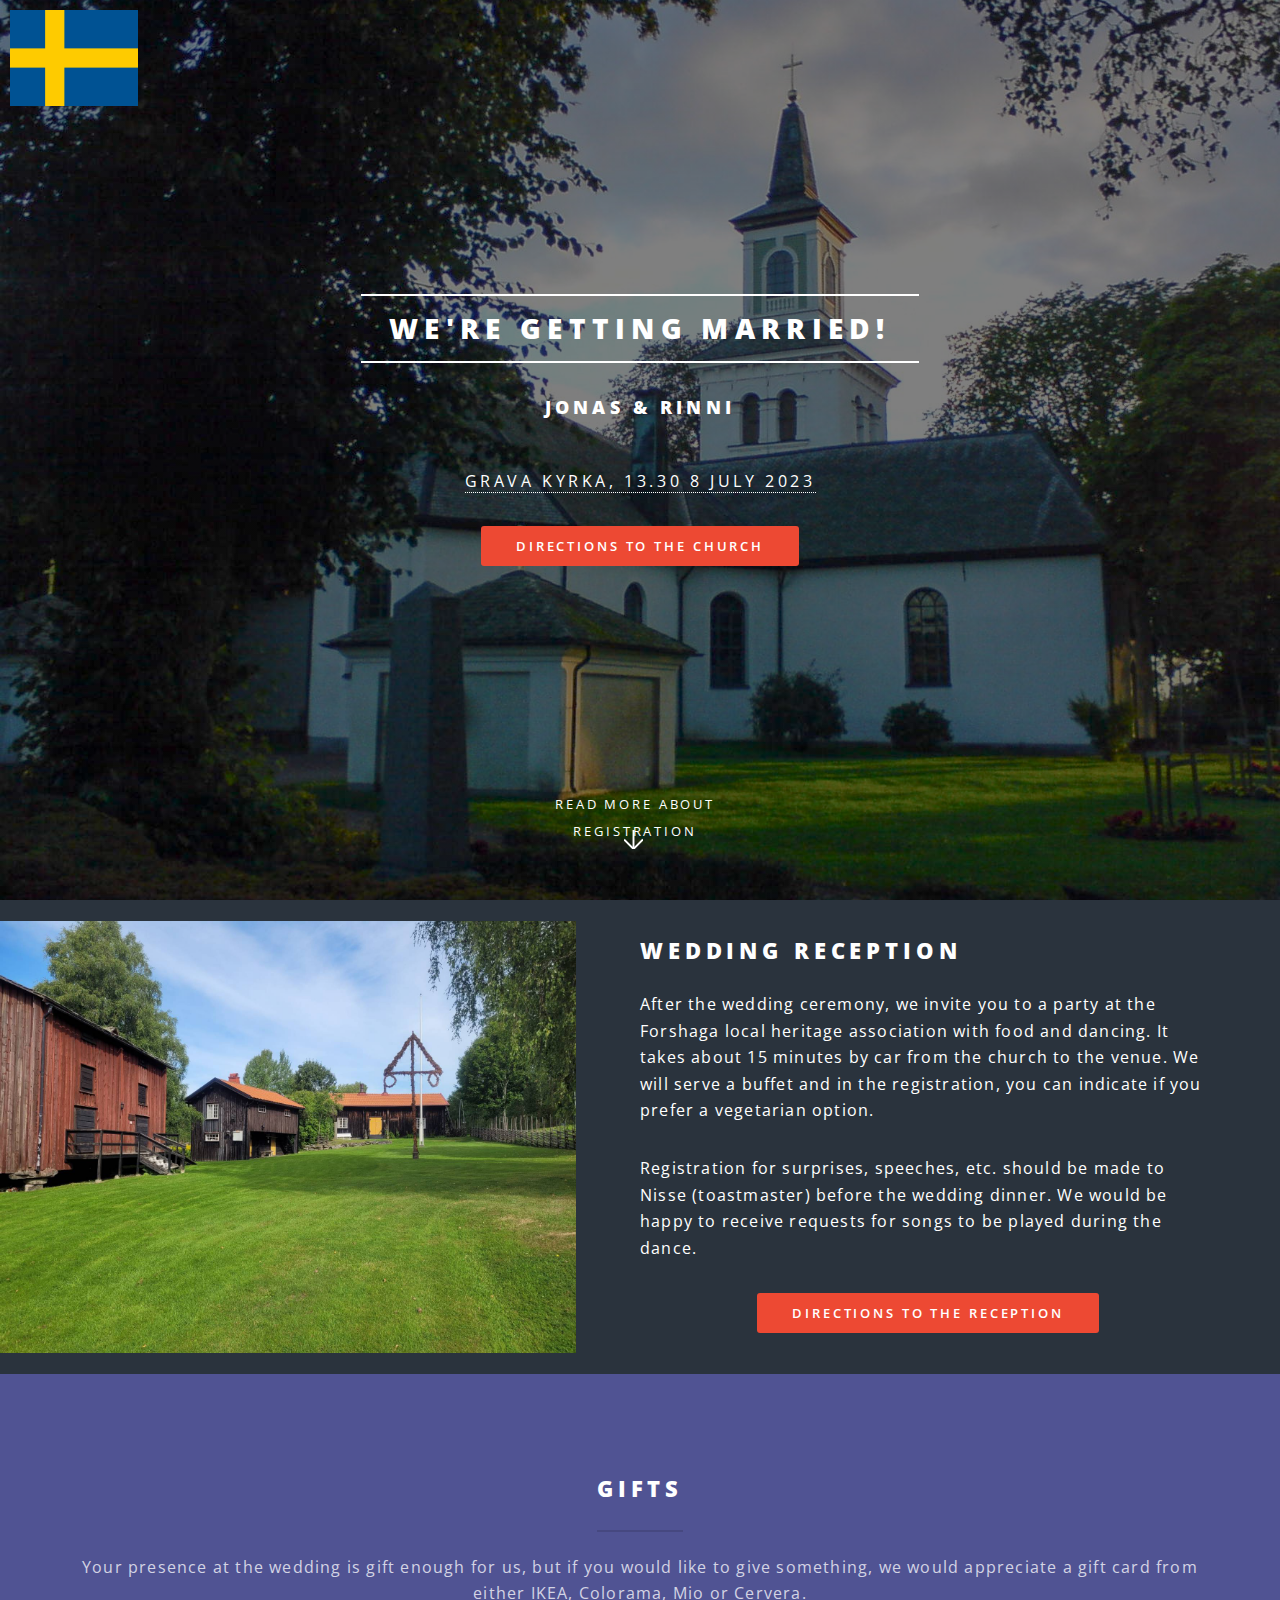
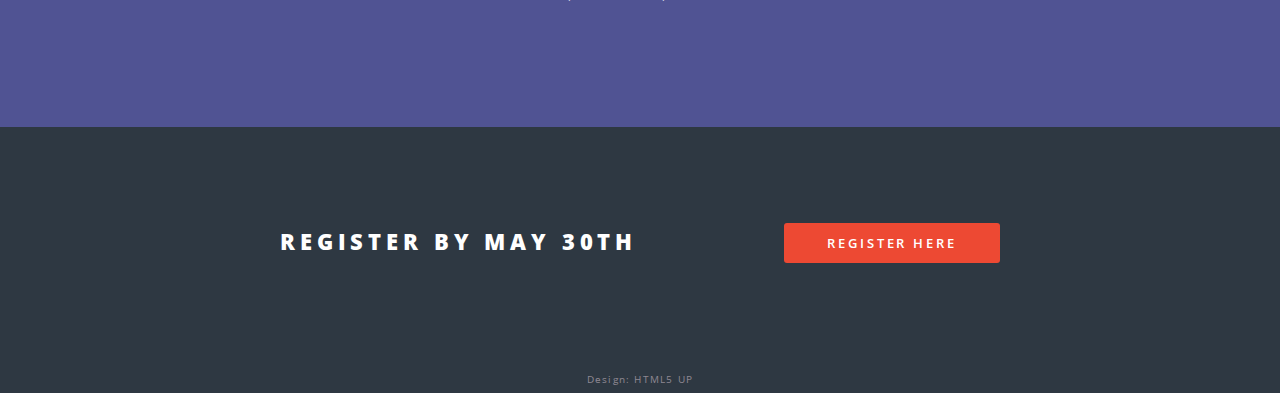
<file: index_eng.html>
<!DOCTYPE HTML>
<!--
	Spectral by HTML5 UP
	html5up.net | @ajlkn
	Free for personal and commercial use under the CCA 3.0 license (html5up.net/license)
-->
<html>
	<head>
		<title>Wedding for Jonas & Rinni</title>
		<meta charset="utf-8" />
		<meta name="viewport" content="width=device-width, initial-scale=1, user-scalable=no" />
		<link rel="stylesheet" href="assets/css/main.css" />
		<noscript><link rel="stylesheet" href="assets/css/noscript.css" /></noscript>
	</head>
	<body class="landing is-preload">
		<div style="position: relative;"><span><a href="index.html"><img style="position: absolute; top: 10px; left: 10px; z-index: 999;" src="se.png" width="10%" alt="change language" id="flag"/></a></span></div>
		<div id="page-wrapper">
			<section id="banner">
						<div class="inner">
							<h2>We're getting married!</h2> <br />
							<h3>Jonas & Rinni</h3> <br />
							<p>
								<a>Grava kyrka, 13.30 8 July 2023</a></p>
							</p>
							<ul class="actions special">
								<li><a href="https://goo.gl/maps/mya3PeDp5RnN2sx96" class="button primary">Directions to the church</a></li>
							</ul>
						</div>
						<a href="#one" class="more scrolly">Read more about registration</a>
					</section>
					<section id="two" class="wrapper alt style2">
						<section class="spotlight">
							<div class="image"><img src="images/pic01.jpg" alt="" /></div><div class="content">
								<h2>Wedding reception</h2>
								<p>After the wedding ceremony, we invite you to a party at the Forshaga local heritage association with food and dancing. It takes about 15 minutes by car from the church to the venue. We will serve a buffet and in the registration, you can indicate if you prefer a vegetarian option.</p>
								<p>Registration for surprises, speeches, etc. should be made to Nisse (toastmaster) before the wedding dinner. We would be happy to receive requests for songs to be played during the dance.</p>
														<ul class="actions special">
								<li><a href="https://goo.gl/maps/zhw7raPTey6oa3ua9" class="button primary">Directions to the reception</a></li>
							</ul>
							</div>
						</section>
					<section id="three" class="wrapper style3 special">
						<div class="inner">
							<header class="major">
								<h2>Gifts</h2>
								<p>Your presence at the wedding is gift enough for us, but if you would like to give something, we would appreciate a gift card from either IKEA, Colorama, Mio or Cervera.</p>
							</header>
						</div>
					</section>
				<!-- CTA -->
					<section id="cta" class="wrapper style4">
						<div class="inner">
							<header>
								<h2>Register by May 30th</h2>
							</header>
							<ul class="actions stacked">
								<li><a href="https://forms.gle/G9ZnjEsw2mADvKmQ8" class="button fit primary">Register here</a></li>
							</ul>
						</div>
					</section>
				<!-- Footer -->
					<div class="credits">Design: HTML5 UP</div>

			</div>

		<!-- Scripts -->
			<script src="assets/js/jquery.min.js"></script>
			<script src="assets/js/jquery.scrollex.min.js"></script>
			<script src="assets/js/jquery.scrolly.min.js"></script>
			<script src="assets/js/browser.min.js"></script>
			<script src="assets/js/breakpoints.min.js"></script>
			<script src="assets/js/util.js"></script>
			<script src="assets/js/main.js"></script>

	</body>
</html>
</file>
<file: assets/css/noscript.css>
/*
	Spectral by HTML5 UP
	html5up.net | @ajlkn
	Free for personal and commercial use under the CCA 3.0 license (html5up.net/license)
*/

/* Banner */

	body.is-preload #banner h2 {
		-moz-transform: none;
		-webkit-transform: none;
		-ms-transform: none;
		transform: none;
		opacity: 1;
	}

		body.is-preload #banner h2:before, body.is-preload #banner h2:after {
			width: 100%;
		}

	body.is-preload #banner .more {
		-moz-transform: none;
		-webkit-transform: none;
		-ms-transform: none;
		transform: none;
		opacity: 1;
	}

	body.is-preload #banner:after {
		opacity: 0;
	}
</file>
<file: assets/css/main.css>
@import url(fontawesome-all.min.css);
@import url("https://fonts.googleapis.com/css?family=Open+Sans:400,400italic,600,600italic,800,800italic");

/*
	Spectral by HTML5 UP
	html5up.net | @ajlkn
	Free for personal and commercial use under the CCA 3.0 license (html5up.net/license)
*/

html, body, div, span, applet, object,
iframe, h1, h2, h3, h4, h5, h6, p, blockquote,
pre, a, abbr, acronym, address, big, cite,
code, del, dfn, em, img, ins, kbd, q, s, samp,
small, strike, strong, sub, sup, tt, var, b,
u, i, center, dl, dt, dd, ol, ul, li, fieldset,
form, label, legend, table, caption, tbody,
tfoot, thead, tr, th, td, article, aside,
canvas, details, embed, figure, figcaption,
footer, header, hgroup, menu, nav, output, ruby,
section, summary, time, mark, audio, video {
	margin: 0;
	padding: 0;
	border: 0;
	font-size: 100%;
	font: inherit;
	vertical-align: baseline;}

article, aside, details, figcaption, figure,
footer, header, hgroup, menu, nav, section {
	display: block;}

.credits {
	font-size: x-small;
	text-align: center;
	color: #8E8892;
}

body {
	line-height: 1;
}

ol, ul {
	list-style: none;
}

blockquote, q {
	quotes: none;
}

	blockquote:before, blockquote:after, q:before, q:after {
		content: '';
		content: none;
	}

table {
	border-collapse: collapse;
	border-spacing: 0;
}

body {
	-webkit-text-size-adjust: none;
}

mark {
	background-color: transparent;
	color: inherit;
}

input::-moz-focus-inner {
	border: 0;
	padding: 0;
}

input, select, textarea {
	-moz-appearance: none;
	-webkit-appearance: none;
	-ms-appearance: none;
	appearance: none;
}

/* Basic */

	@-ms-viewport {
		width: device-width;
	}

	html {
		box-sizing: border-box;
	}

	*, *:before, *:after {
		box-sizing: inherit;
	}

	body {
		background: #2e3842;
	}

		body.is-preload *, body.is-preload *:before, body.is-preload *:after {
			-moz-animation: none !important;
			-webkit-animation: none !important;
			-ms-animation: none !important;
			animation: none !important;
			-moz-transition: none !important;
			-webkit-transition: none !important;
			-ms-transition: none !important;
			transition: none !important;
		}

	body, input, select, textarea {
		color: #fff;
		font-family: "Open Sans", Helvetica, sans-serif;
		font-size: 15pt;
		font-weight: 400;
		letter-spacing: 0.075em;
		line-height: 1.65em;
	}

		@media screen and (max-width: 1680px) {

			body, input, select, textarea {
				font-size: 13pt;
			}

		}

		@media screen and (max-width: 1280px) {

			body, input, select, textarea {
				font-size: 12pt;
			}

		}

		@media screen and (max-width: 736px) {

			body, input, select, textarea {
				font-size: 11pt;
				letter-spacing: 0.0375em;
			}

		}

	a {
		-moz-transition: color 0.2s ease, border-bottom-color 0.2s ease;
		-webkit-transition: color 0.2s ease, border-bottom-color 0.2s ease;
		-ms-transition: color 0.2s ease, border-bottom-color 0.2s ease;
		transition: color 0.2s ease, border-bottom-color 0.2s ease;
		border-bottom: dotted 1px;
		color: inherit;
		text-decoration: none;
	}

		a:hover {
			border-bottom-color: transparent;
		}

	strong, b {
		color: #fff;
		font-weight: 600;
	}

	em, i {
		font-style: italic;
	}

	p {
		margin: 0 0 2em 0;
	}

	h1, h2, h3, h4, h5, h6 {
		color: #fff;
		font-weight: 800;
		letter-spacing: 0.225em;
		line-height: 1em;
		margin: 0 0 1em 0;
		text-transform: uppercase;
	}

		h1 a, h2 a, h3 a, h4 a, h5 a, h6 a {
			color: inherit;
			text-decoration: none;
		}

	h2 {
		font-size: 1.35em;
		line-height: 1.75em;
	}

		@media screen and (max-width: 736px) {

			h2 {
				font-size: 1.1em;
				line-height: 1.65em;
			}

		}

	h3 {
		font-size: 1.15em;
		line-height: 1.75em;
	}

		@media screen and (max-width: 736px) {

			h3 {
				font-size: 1em;
				line-height: 1.65em;
			}

		}

	h4 {
		font-size: 1em;
		line-height: 1.5em;
	}

	h5 {
		font-size: 0.8em;
		line-height: 1.5em;
	}

	h6 {
		font-size: 0.7em;
		line-height: 1.5em;
	}

	sub {
		font-size: 0.8em;
		position: relative;
		top: 0.5em;
	}

	sup {
		font-size: 0.8em;
		position: relative;
		top: -0.5em;
	}

	hr {
		border: 0;
		border-bottom: solid 2px #fff;
		margin: 3em 0;
	}

		hr.major {
			margin: 4.5em 0;
		}

	blockquote {
		border-left: solid 4px #fff;
		font-style: italic;
		margin: 0 0 2em 0;
		padding: 0.5em 0 0.5em 2em;
	}

	code {
		background: rgba(144, 144, 144, 0.25);
		border-radius: 3px;
		font-family: "Courier New", monospace;
		font-size: 0.9em;
		letter-spacing: 0;
		margin: 0 0.25em;
		padding: 0.25em 0.65em;
	}

	pre {
		-webkit-overflow-scrolling: touch;
		font-family: "Courier New", monospace;
		font-size: 0.9em;
		margin: 0 0 2em 0;
	}

		pre code {
			display: block;
			line-height: 1.75em;
			padding: 1em 1.5em;
			overflow-x: auto;
		}

	.align-left {
		text-align: left;
	}

	.align-center {
		text-align: center;
	}

	.align-right {
		text-align: right;
	}

/* Row */

	.row {
		display: flex;
		flex-wrap: wrap;
		box-sizing: border-box;
		align-items: stretch;
	}

		.row > * {
			box-sizing: border-box;
		}

		.row.gtr-uniform > * > :last-child {
			margin-bottom: 0;
		}

		.row.aln-left {
			justify-content: flex-start;
		}

		.row.aln-center {
			justify-content: center;
		}

		.row.aln-right {
			justify-content: flex-end;
		}

		.row.aln-top {
			align-items: flex-start;
		}

		.row.aln-middle {
			align-items: center;
		}

		.row.aln-bottom {
			align-items: flex-end;
		}

		.row > .imp {
			order: -1;
		}

		.row > .col-1 {
			width: 8.33333%;
		}

		.row > .off-1 {
			margin-left: 8.33333%;
		}

		.row > .col-2 {
			width: 16.66667%;
		}

		.row > .off-2 {
			margin-left: 16.66667%;
		}

		.row > .col-3 {
			width: 25%;
		}

		.row > .off-3 {
			margin-left: 25%;
		}

		.row > .col-4 {
			width: 33.33333%;
		}

		.row > .off-4 {
			margin-left: 33.33333%;
		}

		.row > .col-5 {
			width: 41.66667%;
		}

		.row > .off-5 {
			margin-left: 41.66667%;
		}

		.row > .col-6 {
			width: 50%;
		}

		.row > .off-6 {
			margin-left: 50%;
		}

		.row > .col-7 {
			width: 58.33333%;
		}

		.row > .off-7 {
			margin-left: 58.33333%;
		}

		.row > .col-8 {
			width: 66.66667%;
		}

		.row > .off-8 {
			margin-left: 66.66667%;
		}

		.row > .col-9 {
			width: 75%;
		}

		.row > .off-9 {
			margin-left: 75%;
		}

		.row > .col-10 {
			width: 83.33333%;
		}

		.row > .off-10 {
			margin-left: 83.33333%;
		}

		.row > .col-11 {
			width: 91.66667%;
		}

		.row > .off-11 {
			margin-left: 91.66667%;
		}

		.row > .col-12 {
			width: 100%;
		}

		.row > .off-12 {
			margin-left: 100%;
		}

		.row.gtr-0 {
			margin-top: 0;
			margin-left: 0em;
		}

			.row.gtr-0 > * {
				padding: 0 0 0 0em;
			}

			.row.gtr-0.gtr-uniform {
				margin-top: 0em;
			}

				.row.gtr-0.gtr-uniform > * {
					padding-top: 0em;
				}

		.row.gtr-25 {
			margin-top: 0;
			margin-left: -0.375em;
		}

			.row.gtr-25 > * {
				padding: 0 0 0 0.375em;
			}

			.row.gtr-25.gtr-uniform {
				margin-top: -0.375em;
			}

				.row.gtr-25.gtr-uniform > * {
					padding-top: 0.375em;
				}

		.row.gtr-50 {
			margin-top: 0;
			margin-left: -0.75em;
		}

			.row.gtr-50 > * {
				padding: 0 0 0 0.75em;
			}

			.row.gtr-50.gtr-uniform {
				margin-top: -0.75em;
			}

				.row.gtr-50.gtr-uniform > * {
					padding-top: 0.75em;
				}

		.row {
			margin-top: 0;
			margin-left: -1.5em;
		}

			.row > * {
				padding: 0 0 0 1.5em;
			}

			.row.gtr-uniform {
				margin-top: -1.5em;
			}

				.row.gtr-uniform > * {
					padding-top: 1.5em;
				}

		.row.gtr-150 {
			margin-top: 0;
			margin-left: -2.25em;
		}

			.row.gtr-150 > * {
				padding: 0 0 0 2.25em;
			}

			.row.gtr-150.gtr-uniform {
				margin-top: -2.25em;
			}

				.row.gtr-150.gtr-uniform > * {
					padding-top: 2.25em;
				}

		.row.gtr-200 {
			margin-top: 0;
			margin-left: -3em;
		}

			.row.gtr-200 > * {
				padding: 0 0 0 3em;
			}

			.row.gtr-200.gtr-uniform {
				margin-top: -3em;
			}

				.row.gtr-200.gtr-uniform > * {
					padding-top: 3em;
				}

		@media screen and (max-width: 1680px) {

			.row {
				display: flex;
				flex-wrap: wrap;
				box-sizing: border-box;
				align-items: stretch;
			}

				.row > * {
					box-sizing: border-box;
				}

				.row.gtr-uniform > * > :last-child {
					margin-bottom: 0;
				}

				.row.aln-left {
					justify-content: flex-start;
				}

				.row.aln-center {
					justify-content: center;
				}

				.row.aln-right {
					justify-content: flex-end;
				}

				.row.aln-top {
					align-items: flex-start;
				}

				.row.aln-middle {
					align-items: center;
				}

				.row.aln-bottom {
					align-items: flex-end;
				}

				.row > .imp-xlarge {
					order: -1;
				}

				.row > .col-1-xlarge {
					width: 8.33333%;
				}

				.row > .off-1-xlarge {
					margin-left: 8.33333%;
				}

				.row > .col-2-xlarge {
					width: 16.66667%;
				}

				.row > .off-2-xlarge {
					margin-left: 16.66667%;
				}

				.row > .col-3-xlarge {
					width: 25%;
				}

				.row > .off-3-xlarge {
					margin-left: 25%;
				}

				.row > .col-4-xlarge {
					width: 33.33333%;
				}

				.row > .off-4-xlarge {
					margin-left: 33.33333%;
				}

				.row > .col-5-xlarge {
					width: 41.66667%;
				}

				.row > .off-5-xlarge {
					margin-left: 41.66667%;
				}

				.row > .col-6-xlarge {
					width: 50%;
				}

				.row > .off-6-xlarge {
					margin-left: 50%;
				}

				.row > .col-7-xlarge {
					width: 58.33333%;
				}

				.row > .off-7-xlarge {
					margin-left: 58.33333%;
				}

				.row > .col-8-xlarge {
					width: 66.66667%;
				}

				.row > .off-8-xlarge {
					margin-left: 66.66667%;
				}

				.row > .col-9-xlarge {
					width: 75%;
				}

				.row > .off-9-xlarge {
					margin-left: 75%;
				}

				.row > .col-10-xlarge {
					width: 83.33333%;
				}

				.row > .off-10-xlarge {
					margin-left: 83.33333%;
				}

				.row > .col-11-xlarge {
					width: 91.66667%;
				}

				.row > .off-11-xlarge {
					margin-left: 91.66667%;
				}

				.row > .col-12-xlarge {
					width: 100%;
				}

				.row > .off-12-xlarge {
					margin-left: 100%;
				}

				.row.gtr-0 {
					margin-top: 0;
					margin-left: 0em;
				}

					.row.gtr-0 > * {
						padding: 0 0 0 0em;
					}

					.row.gtr-0.gtr-uniform {
						margin-top: 0em;
					}

						.row.gtr-0.gtr-uniform > * {
							padding-top: 0em;
						}

				.row.gtr-25 {
					margin-top: 0;
					margin-left: -0.375em;
				}

					.row.gtr-25 > * {
						padding: 0 0 0 0.375em;
					}

					.row.gtr-25.gtr-uniform {
						margin-top: -0.375em;
					}

						.row.gtr-25.gtr-uniform > * {
							padding-top: 0.375em;
						}

				.row.gtr-50 {
					margin-top: 0;
					margin-left: -0.75em;
				}

					.row.gtr-50 > * {
						padding: 0 0 0 0.75em;
					}

					.row.gtr-50.gtr-uniform {
						margin-top: -0.75em;
					}

						.row.gtr-50.gtr-uniform > * {
							padding-top: 0.75em;
						}

				.row {
					margin-top: 0;
					margin-left: -1.5em;
				}

					.row > * {
						padding: 0 0 0 1.5em;
					}

					.row.gtr-uniform {
						margin-top: -1.5em;
					}

						.row.gtr-uniform > * {
							padding-top: 1.5em;
						}

				.row.gtr-150 {
					margin-top: 0;
					margin-left: -2.25em;
				}

					.row.gtr-150 > * {
						padding: 0 0 0 2.25em;
					}

					.row.gtr-150.gtr-uniform {
						margin-top: -2.25em;
					}

						.row.gtr-150.gtr-uniform > * {
							padding-top: 2.25em;
						}

				.row.gtr-200 {
					margin-top: 0;
					margin-left: -3em;
				}

					.row.gtr-200 > * {
						padding: 0 0 0 3em;
					}

					.row.gtr-200.gtr-uniform {
						margin-top: -3em;
					}

						.row.gtr-200.gtr-uniform > * {
							padding-top: 3em;
						}

		}

		@media screen and (max-width: 1280px) {

			.row {
				display: flex;
				flex-wrap: wrap;
				box-sizing: border-box;
				align-items: stretch;
			}

				.row > * {
					box-sizing: border-box;
				}

				.row.gtr-uniform > * > :last-child {
					margin-bottom: 0;
				}

				.row.aln-left {
					justify-content: flex-start;
				}

				.row.aln-center {
					justify-content: center;
				}

				.row.aln-right {
					justify-content: flex-end;
				}

				.row.aln-top {
					align-items: flex-start;
				}

				.row.aln-middle {
					align-items: center;
				}

				.row.aln-bottom {
					align-items: flex-end;
				}

				.row > .imp-large {
					order: -1;
				}

				.row > .col-1-large {
					width: 8.33333%;
				}

				.row > .off-1-large {
					margin-left: 8.33333%;
				}

				.row > .col-2-large {
					width: 16.66667%;
				}

				.row > .off-2-large {
					margin-left: 16.66667%;
				}

				.row > .col-3-large {
					width: 25%;
				}

				.row > .off-3-large {
					margin-left: 25%;
				}

				.row > .col-4-large {
					width: 33.33333%;
				}

				.row > .off-4-large {
					margin-left: 33.33333%;
				}

				.row > .col-5-large {
					width: 41.66667%;
				}

				.row > .off-5-large {
					margin-left: 41.66667%;
				}

				.row > .col-6-large {
					width: 50%;
				}

				.row > .off-6-large {
					margin-left: 50%;
				}

				.row > .col-7-large {
					width: 58.33333%;
				}

				.row > .off-7-large {
					margin-left: 58.33333%;
				}

				.row > .col-8-large {
					width: 66.66667%;
				}

				.row > .off-8-large {
					margin-left: 66.66667%;
				}

				.row > .col-9-large {
					width: 75%;
				}

				.row > .off-9-large {
					margin-left: 75%;
				}

				.row > .col-10-large {
					width: 83.33333%;
				}

				.row > .off-10-large {
					margin-left: 83.33333%;
				}

				.row > .col-11-large {
					width: 91.66667%;
				}

				.row > .off-11-large {
					margin-left: 91.66667%;
				}

				.row > .col-12-large {
					width: 100%;
				}

				.row > .off-12-large {
					margin-left: 100%;
				}

				.row.gtr-0 {
					margin-top: 0;
					margin-left: 0em;
				}

					.row.gtr-0 > * {
						padding: 0 0 0 0em;
					}

					.row.gtr-0.gtr-uniform {
						margin-top: 0em;
					}

						.row.gtr-0.gtr-uniform > * {
							padding-top: 0em;
						}

				.row.gtr-25 {
					margin-top: 0;
					margin-left: -0.375em;
				}

					.row.gtr-25 > * {
						padding: 0 0 0 0.375em;
					}

					.row.gtr-25.gtr-uniform {
						margin-top: -0.375em;
					}

						.row.gtr-25.gtr-uniform > * {
							padding-top: 0.375em;
						}

				.row.gtr-50 {
					margin-top: 0;
					margin-left: -0.75em;
				}

					.row.gtr-50 > * {
						padding: 0 0 0 0.75em;
					}

					.row.gtr-50.gtr-uniform {
						margin-top: -0.75em;
					}

						.row.gtr-50.gtr-uniform > * {
							padding-top: 0.75em;
						}

				.row {
					margin-top: 0;
					margin-left: -1.5em;
				}

					.row > * {
						padding: 0 0 0 1.5em;
					}

					.row.gtr-uniform {
						margin-top: -1.5em;
					}

						.row.gtr-uniform > * {
							padding-top: 1.5em;
						}

				.row.gtr-150 {
					margin-top: 0;
					margin-left: -2.25em;
				}

					.row.gtr-150 > * {
						padding: 0 0 0 2.25em;
					}

					.row.gtr-150.gtr-uniform {
						margin-top: -2.25em;
					}

						.row.gtr-150.gtr-uniform > * {
							padding-top: 2.25em;
						}

				.row.gtr-200 {
					margin-top: 0;
					margin-left: -3em;
				}

					.row.gtr-200 > * {
						padding: 0 0 0 3em;
					}

					.row.gtr-200.gtr-uniform {
						margin-top: -3em;
					}

						.row.gtr-200.gtr-uniform > * {
							padding-top: 3em;
						}

		}

		@media screen and (max-width: 980px) {

			.row {
				display: flex;
				flex-wrap: wrap;
				box-sizing: border-box;
				align-items: stretch;
			}

				.row > * {
					box-sizing: border-box;
				}

				.row.gtr-uniform > * > :last-child {
					margin-bottom: 0;
				}

				.row.aln-left {
					justify-content: flex-start;
				}

				.row.aln-center {
					justify-content: center;
				}

				.row.aln-right {
					justify-content: flex-end;
				}

				.row.aln-top {
					align-items: flex-start;
				}

				.row.aln-middle {
					align-items: center;
				}

				.row.aln-bottom {
					align-items: flex-end;
				}

				.row > .imp-medium {
					order: -1;
				}

				.row > .col-1-medium {
					width: 8.33333%;
				}

				.row > .off-1-medium {
					margin-left: 8.33333%;
				}

				.row > .col-2-medium {
					width: 16.66667%;
				}

				.row > .off-2-medium {
					margin-left: 16.66667%;
				}

				.row > .col-3-medium {
					width: 25%;
				}

				.row > .off-3-medium {
					margin-left: 25%;
				}

				.row > .col-4-medium {
					width: 33.33333%;
				}

				.row > .off-4-medium {
					margin-left: 33.33333%;
				}

				.row > .col-5-medium {
					width: 41.66667%;
				}

				.row > .off-5-medium {
					margin-left: 41.66667%;
				}

				.row > .col-6-medium {
					width: 50%;
				}

				.row > .off-6-medium {
					margin-left: 50%;
				}

				.row > .col-7-medium {
					width: 58.33333%;
				}

				.row > .off-7-medium {
					margin-left: 58.33333%;
				}

				.row > .col-8-medium {
					width: 66.66667%;
				}

				.row > .off-8-medium {
					margin-left: 66.66667%;
				}

				.row > .col-9-medium {
					width: 75%;
				}

				.row > .off-9-medium {
					margin-left: 75%;
				}

				.row > .col-10-medium {
					width: 83.33333%;
				}

				.row > .off-10-medium {
					margin-left: 83.33333%;
				}

				.row > .col-11-medium {
					width: 91.66667%;
				}

				.row > .off-11-medium {
					margin-left: 91.66667%;
				}

				.row > .col-12-medium {
					width: 100%;
				}

				.row > .off-12-medium {
					margin-left: 100%;
				}

				.row.gtr-0 {
					margin-top: 0;
					margin-left: 0em;
				}

					.row.gtr-0 > * {
						padding: 0 0 0 0em;
					}

					.row.gtr-0.gtr-uniform {
						margin-top: 0em;
					}

						.row.gtr-0.gtr-uniform > * {
							padding-top: 0em;
						}

				.row.gtr-25 {
					margin-top: 0;
					margin-left: -0.375em;
				}

					.row.gtr-25 > * {
						padding: 0 0 0 0.375em;
					}

					.row.gtr-25.gtr-uniform {
						margin-top: -0.375em;
					}

						.row.gtr-25.gtr-uniform > * {
							padding-top: 0.375em;
						}

				.row.gtr-50 {
					margin-top: 0;
					margin-left: -0.75em;
				}

					.row.gtr-50 > * {
						padding: 0 0 0 0.75em;
					}

					.row.gtr-50.gtr-uniform {
						margin-top: -0.75em;
					}

						.row.gtr-50.gtr-uniform > * {
							padding-top: 0.75em;
						}

				.row {
					margin-top: 0;
					margin-left: -1.5em;
				}

					.row > * {
						padding: 0 0 0 1.5em;
					}

					.row.gtr-uniform {
						margin-top: -1.5em;
					}

						.row.gtr-uniform > * {
							padding-top: 1.5em;
						}

				.row.gtr-150 {
					margin-top: 0;
					margin-left: -2.25em;
				}

					.row.gtr-150 > * {
						padding: 0 0 0 2.25em;
					}

					.row.gtr-150.gtr-uniform {
						margin-top: -2.25em;
					}

						.row.gtr-150.gtr-uniform > * {
							padding-top: 2.25em;
						}

				.row.gtr-200 {
					margin-top: 0;
					margin-left: -3em;
				}

					.row.gtr-200 > * {
						padding: 0 0 0 3em;
					}

					.row.gtr-200.gtr-uniform {
						margin-top: -3em;
					}

						.row.gtr-200.gtr-uniform > * {
							padding-top: 3em;
						}

		}

		@media screen and (max-width: 736px) {

			.row {
				display: flex;
				flex-wrap: wrap;
				box-sizing: border-box;
				align-items: stretch;
			}

				.row > * {
					box-sizing: border-box;
				}

				.row.gtr-uniform > * > :last-child {
					margin-bottom: 0;
				}

				.row.aln-left {
					justify-content: flex-start;
				}

				.row.aln-center {
					justify-content: center;
				}

				.row.aln-right {
					justify-content: flex-end;
				}

				.row.aln-top {
					align-items: flex-start;
				}

				.row.aln-middle {
					align-items: center;
				}

				.row.aln-bottom {
					align-items: flex-end;
				}

				.row > .imp-small {
					order: -1;
				}

				.row > .col-1-small {
					width: 8.33333%;
				}

				.row > .off-1-small {
					margin-left: 8.33333%;
				}

				.row > .col-2-small {
					width: 16.66667%;
				}

				.row > .off-2-small {
					margin-left: 16.66667%;
				}

				.row > .col-3-small {
					width: 25%;
				}

				.row > .off-3-small {
					margin-left: 25%;
				}

				.row > .col-4-small {
					width: 33.33333%;
				}

				.row > .off-4-small {
					margin-left: 33.33333%;
				}

				.row > .col-5-small {
					width: 41.66667%;
				}

				.row > .off-5-small {
					margin-left: 41.66667%;
				}

				.row > .col-6-small {
					width: 50%;
				}

				.row > .off-6-small {
					margin-left: 50%;
				}

				.row > .col-7-small {
					width: 58.33333%;
				}

				.row > .off-7-small {
					margin-left: 58.33333%;
				}

				.row > .col-8-small {
					width: 66.66667%;
				}

				.row > .off-8-small {
					margin-left: 66.66667%;
				}

				.row > .col-9-small {
					width: 75%;
				}

				.row > .off-9-small {
					margin-left: 75%;
				}

				.row > .col-10-small {
					width: 83.33333%;
				}

				.row > .off-10-small {
					margin-left: 83.33333%;
				}

				.row > .col-11-small {
					width: 91.66667%;
				}

				.row > .off-11-small {
					margin-left: 91.66667%;
				}

				.row > .col-12-small {
					width: 100%;
				}

				.row > .off-12-small {
					margin-left: 100%;
				}

				.row.gtr-0 {
					margin-top: 0;
					margin-left: 0em;
				}

					.row.gtr-0 > * {
						padding: 0 0 0 0em;
					}

					.row.gtr-0.gtr-uniform {
						margin-top: 0em;
					}

						.row.gtr-0.gtr-uniform > * {
							padding-top: 0em;
						}

				.row.gtr-25 {
					margin-top: 0;
					margin-left: -0.375em;
				}

					.row.gtr-25 > * {
						padding: 0 0 0 0.375em;
					}

					.row.gtr-25.gtr-uniform {
						margin-top: -0.375em;
					}

						.row.gtr-25.gtr-uniform > * {
							padding-top: 0.375em;
						}

				.row.gtr-50 {
					margin-top: 0;
					margin-left: -0.75em;
				}

					.row.gtr-50 > * {
						padding: 0 0 0 0.75em;
					}

					.row.gtr-50.gtr-uniform {
						margin-top: -0.75em;
					}

						.row.gtr-50.gtr-uniform > * {
							padding-top: 0.75em;
						}

				.row {
					margin-top: 0;
					margin-left: -1.5em;
				}

					.row > * {
						padding: 0 0 0 1.5em;
					}

					.row.gtr-uniform {
						margin-top: -1.5em;
					}

						.row.gtr-uniform > * {
							padding-top: 1.5em;
						}

				.row.gtr-150 {
					margin-top: 0;
					margin-left: -2.25em;
				}

					.row.gtr-150 > * {
						padding: 0 0 0 2.25em;
					}

					.row.gtr-150.gtr-uniform {
						margin-top: -2.25em;
					}

						.row.gtr-150.gtr-uniform > * {
							padding-top: 2.25em;
						}

				.row.gtr-200 {
					margin-top: 0;
					margin-left: -3em;
				}

					.row.gtr-200 > * {
						padding: 0 0 0 3em;
					}

					.row.gtr-200.gtr-uniform {
						margin-top: -3em;
					}

						.row.gtr-200.gtr-uniform > * {
							padding-top: 3em;
						}

		}

		@media screen and (max-width: 480px) {

			.row {
				display: flex;
				flex-wrap: wrap;
				box-sizing: border-box;
				align-items: stretch;
			}

				.row > * {
					box-sizing: border-box;
				}

				.row.gtr-uniform > * > :last-child {
					margin-bottom: 0;
				}

				.row.aln-left {
					justify-content: flex-start;
				}

				.row.aln-center {
					justify-content: center;
				}

				.row.aln-right {
					justify-content: flex-end;
				}

				.row.aln-top {
					align-items: flex-start;
				}

				.row.aln-middle {
					align-items: center;
				}

				.row.aln-bottom {
					align-items: flex-end;
				}

				.row > .imp-xsmall {
					order: -1;
				}

				.row > .col-1-xsmall {
					width: 8.33333%;
				}

				.row > .off-1-xsmall {
					margin-left: 8.33333%;
				}

				.row > .col-2-xsmall {
					width: 16.66667%;
				}

				.row > .off-2-xsmall {
					margin-left: 16.66667%;
				}

				.row > .col-3-xsmall {
					width: 25%;
				}

				.row > .off-3-xsmall {
					margin-left: 25%;
				}

				.row > .col-4-xsmall {
					width: 33.33333%;
				}

				.row > .off-4-xsmall {
					margin-left: 33.33333%;
				}

				.row > .col-5-xsmall {
					width: 41.66667%;
				}

				.row > .off-5-xsmall {
					margin-left: 41.66667%;
				}

				.row > .col-6-xsmall {
					width: 50%;
				}

				.row > .off-6-xsmall {
					margin-left: 50%;
				}

				.row > .col-7-xsmall {
					width: 58.33333%;
				}

				.row > .off-7-xsmall {
					margin-left: 58.33333%;
				}

				.row > .col-8-xsmall {
					width: 66.66667%;
				}

				.row > .off-8-xsmall {
					margin-left: 66.66667%;
				}

				.row > .col-9-xsmall {
					width: 75%;
				}

				.row > .off-9-xsmall {
					margin-left: 75%;
				}

				.row > .col-10-xsmall {
					width: 83.33333%;
				}

				.row > .off-10-xsmall {
					margin-left: 83.33333%;
				}

				.row > .col-11-xsmall {
					width: 91.66667%;
				}

				.row > .off-11-xsmall {
					margin-left: 91.66667%;
				}

				.row > .col-12-xsmall {
					width: 100%;
				}

				.row > .off-12-xsmall {
					margin-left: 100%;
				}

				.row.gtr-0 {
					margin-top: 0;
					margin-left: 0em;
				}

					.row.gtr-0 > * {
						padding: 0 0 0 0em;
					}

					.row.gtr-0.gtr-uniform {
						margin-top: 0em;
					}

						.row.gtr-0.gtr-uniform > * {
							padding-top: 0em;
						}

				.row.gtr-25 {
					margin-top: 0;
					margin-left: -0.375em;
				}

					.row.gtr-25 > * {
						padding: 0 0 0 0.375em;
					}

					.row.gtr-25.gtr-uniform {
						margin-top: -0.375em;
					}

						.row.gtr-25.gtr-uniform > * {
							padding-top: 0.375em;
						}

				.row.gtr-50 {
					margin-top: 0;
					margin-left: -0.75em;
				}

					.row.gtr-50 > * {
						padding: 0 0 0 0.75em;
					}

					.row.gtr-50.gtr-uniform {
						margin-top: -0.75em;
					}

						.row.gtr-50.gtr-uniform > * {
							padding-top: 0.75em;
						}

				.row {
					margin-top: 0;
					margin-left: -1.5em;
				}

					.row > * {
						padding: 0 0 0 1.5em;
					}

					.row.gtr-uniform {
						margin-top: -1.5em;
					}

						.row.gtr-uniform > * {
							padding-top: 1.5em;
						}

				.row.gtr-150 {
					margin-top: 0;
					margin-left: -2.25em;
				}

					.row.gtr-150 > * {
						padding: 0 0 0 2.25em;
					}

					.row.gtr-150.gtr-uniform {
						margin-top: -2.25em;
					}

						.row.gtr-150.gtr-uniform > * {
							padding-top: 2.25em;
						}

				.row.gtr-200 {
					margin-top: 0;
					margin-left: -3em;
				}

					.row.gtr-200 > * {
						padding: 0 0 0 3em;
					}

					.row.gtr-200.gtr-uniform {
						margin-top: -3em;
					}

						.row.gtr-200.gtr-uniform > * {
							padding-top: 3em;
						}

		}

/* Section/Article */

	section.special, article.special {
		text-align: center;
	}

	header p {
		color: rgba(255, 255, 255, 0.5);
		position: relative;
		top: -0.25em;
	}

	header h3 + p {
		font-size: 1.1em;
	}

	header h4 + p,
	header h5 + p,
	header h6 + p {
		font-size: 0.9em;
	}

	header.major {
		margin: 0 0 3.5em 0;
	}

		header.major h2, header.major h3, header.major h4, header.major h5, header.major h6 {
			border-bottom: solid 2px #fff;
			display: inline-block;
			padding-bottom: 1em;
			position: relative;
		}

			header.major h2:after, header.major h3:after, header.major h4:after, header.major h5:after, header.major h6:after {
				content: '';
				display: block;
				height: 1px;
			}

		header.major p {
			color: #fff;
			top: 0;
		}

		@media screen and (max-width: 736px) {

			header.major {
				margin: 0 0 2em 0;
			}

		}

	@media screen and (max-width: 980px) {

		header br {
			display: none;
		}

	}

/* Form */

	form {
		margin: 0 0 2em 0;
	}

	label {
		color: #fff;
		display: block;
		font-size: 0.9em;
		font-weight: 600;
		margin: 0 0 1em 0;
	}

	input[type="text"],
	input[type="password"],
	input[type="email"],
	select,
	textarea {
		-moz-appearance: none;
		-webkit-appearance: none;
		-ms-appearance: none;
		appearance: none;
		background-color: rgba(144, 144, 144, 0.25);
		border-radius: 3px;
		border: none;
		color: inherit;
		display: block;
		outline: 0;
		padding: 0 1em;
		text-decoration: none;
		width: 100%;
	}

		input[type="text"]:invalid,
		input[type="password"]:invalid,
		input[type="email"]:invalid,
		select:invalid,
		textarea:invalid {
			box-shadow: none;
		}

		input[type="text"]:focus,
		input[type="password"]:focus,
		input[type="email"]:focus,
		select:focus,
		textarea:focus {
			box-shadow: 0 0 0 2px #21b2a6;
		}

	select {
		background-size: 1.25em;
		background-repeat: no-repeat;
		background-position: calc(100% - 1em) center;
		height: 2.75em;
		padding-right: 2.75em;
		text-overflow: ellipsis;
	}

		select:focus::-ms-value {
			background-color: transparent;
		}

		select::-ms-expand {
			display: none;
		}

	input[type="text"],
	input[type="password"],
	input[type="email"],
	select {
		height: 2.75em;
	}

	textarea {
		padding: 0.75em 1em;
	}

	input[type="checkbox"],
	input[type="radio"] {
		-moz-appearance: none;
		-webkit-appearance: none;
		-ms-appearance: none;
		appearance: none;
		display: block;
		float: left;
		margin-right: -2em;
		opacity: 0;
		width: 1em;
		z-index: -1;
	}

		input[type="checkbox"] + label,
		input[type="radio"] + label {
			text-decoration: none;
			color: #fff;
			cursor: pointer;
			display: inline-block;
			font-size: 1em;
			font-weight: 400;
			padding-left: 2.4em;
			padding-right: 0.75em;
			position: relative;
		}

			input[type="checkbox"] + label:before,
			input[type="radio"] + label:before {
				-moz-osx-font-smoothing: grayscale;
				-webkit-font-smoothing: antialiased;
				display: inline-block;
				font-style: normal;
				font-variant: normal;
				text-rendering: auto;
				line-height: 1;
				text-transform: none !important;
				font-family: 'Font Awesome 5 Free';
				font-weight: 900;
			}

			input[type="checkbox"] + label:before,
			input[type="radio"] + label:before {
				background: rgba(144, 144, 144, 0.25);
				border-radius: 3px;
				content: '';
				display: inline-block;
				font-size: 0.8em;
				height: 2.0625em;
				left: 0;
				line-height: 2.0625em;
				position: absolute;
				text-align: center;
				top: 0;
				width: 2.0625em;
			}

		input[type="checkbox"]:checked + label:before,
		input[type="radio"]:checked + label:before {
			background: #2e3842;
			color: #fff;
			content: '\f00c';
		}

		input[type="checkbox"]:focus + label:before,
		input[type="radio"]:focus + label:before {
			box-shadow: 0 0 0 2px #21b2a6;
		}

	input[type="checkbox"] + label:before {
		border-radius: 3px;
	}

	input[type="radio"] + label:before {
		border-radius: 100%;
	}

	::-webkit-input-placeholder {
		color: rgba(255, 255, 255, 0.5) !important;
		opacity: 1.0;
	}

	:-moz-placeholder {
		color: rgba(255, 255, 255, 0.5) !important;
		opacity: 1.0;
	}

	::-moz-placeholder {
		color: rgba(255, 255, 255, 0.5) !important;
		opacity: 1.0;
	}

	:-ms-input-placeholder {
		color: rgba(255, 255, 255, 0.5) !important;
		opacity: 1.0;
	}

/* Box */

	.box {
		border-radius: 3px;
		border: solid 2px #fff;
		margin-bottom: 2em;
		padding: 1.5em;
	}

		.box > :last-child,
		.box > :last-child > :last-child,
		.box > :last-child > :last-child > :last-child {
			margin-bottom: 0;
		}

		.box.alt {
			border: 0;
			border-radius: 0;
			padding: 0;
		}

/* Icon */

	.icon {
		text-decoration: none;
		border-bottom: none;
		position: relative;
	}

		.icon:before {
			-moz-osx-font-smoothing: grayscale;
			-webkit-font-smoothing: antialiased;
			display: inline-block;
			font-style: normal;
			font-variant: normal;
			text-rendering: auto;
			line-height: 1;
			text-transform: none !important;
			font-family: 'Font Awesome 5 Free';
			font-weight: 400;
		}

		.icon > .label {
			display: none;
		}

		.icon:before {
			line-height: inherit;
		}

		.icon.solid:before {
			font-weight: 900;
		}

		.icon.brands:before {
			font-family: 'Font Awesome 5 Brands';
		}

		.icon.major {
			-moz-transform: rotate(-45deg);
			-webkit-transform: rotate(-45deg);
			-ms-transform: rotate(-45deg);
			transform: rotate(-45deg);
			border-radius: 3px;
			border: solid 2px #fff;
			display: inline-block;
			font-size: 1.35em;
			height: calc(3em + 2px);
			line-height: 3em;
			text-align: center;
			width: calc(3em + 2px);
		}

			.icon.major:before {
				-moz-transform: rotate(45deg);
				-webkit-transform: rotate(45deg);
				-ms-transform: rotate(45deg);
				transform: rotate(45deg);
				display: inline-block;
				font-size: 1.5em;
			}

			@media screen and (max-width: 736px) {

				.icon.major {
					font-size: 1em;
				}

			}

		.icon.style1 {
			color: #00ffcc;
		}

		.icon.style2 {
			color: #00f0ff;
		}

		.icon.style3 {
			color: #76ddff;
		}

/* Image */

	.image {
		border-radius: 3px;
		border: 0;
		display: inline-block;
		position: relative;
	}

		.image img {
			border-radius: 3px;
			display: block;
		}

		.image.left {
			float: left;
			margin: 0 2em 2em 0;
			top: 0.25em;
		}

		.image.right {
			float: right;
			margin: 0 0 2em 2em;
			top: 0.25em;
		}

		.image.left, .image.right {
			max-width: 40%;
		}

			.image.left img, .image.right img {
				width: 100%;
			}

		.image.fit {
			display: block;
			margin: 0 0 2em 0;
			width: 100%;
		}

			.image.fit img {
				width: 100%;
			}

/* List */

	ol {
		list-style: decimal;
		margin: 0 0 2em 0;
		padding-left: 1.25em;
	}

		ol li {
			padding-left: 0.25em;
		}

	ul {
		list-style: disc;
		margin: 0 0 2em 0;
		padding-left: 1em;
	}

		ul li {
			padding-left: 0.5em;
		}

		ul.alt {
			list-style: none;
			padding-left: 0;
		}

			ul.alt li {
				border-top: solid 1px #fff;
				padding: 0.5em 0;
			}

				ul.alt li:first-child {
					border-top: 0;
					padding-top: 0;
				}

	dl {
		margin: 0 0 2em 0;
	}

/* Actions */

	ul.actions {
		display: -moz-flex;
		display: -webkit-flex;
		display: -ms-flex;
		display: flex;
		cursor: default;
		list-style: none;
		margin-left: -1em;
		padding-left: 0;
	}

		ul.actions li {
			padding: 0 0 0 1em;
			vertical-align: middle;
		}

		ul.actions.special {
			-moz-justify-content: center;
			-webkit-justify-content: center;
			-ms-justify-content: center;
			justify-content: center;
			width: 100%;
			margin-left: 0;
		}

			ul.actions.special li:first-child {
				padding-left: 0;
			}

		ul.actions.stacked {
			-moz-flex-direction: column;
			-webkit-flex-direction: column;
			-ms-flex-direction: column;
			flex-direction: column;
			margin-left: 0;
		}

			ul.actions.stacked li {
				padding: 1em 0 0 0;
			}

				ul.actions.stacked li:first-child {
					padding-top: 0;
				}

		ul.actions.fit {
			width: calc(100% + 1em);
		}

			ul.actions.fit li {
				-moz-flex-grow: 1;
				-webkit-flex-grow: 1;
				-ms-flex-grow: 1;
				flex-grow: 1;
				-moz-flex-shrink: 1;
				-webkit-flex-shrink: 1;
				-ms-flex-shrink: 1;
				flex-shrink: 1;
				width: 100%;
			}

				ul.actions.fit li > * {
					width: 100%;
				}

			ul.actions.fit.stacked {
				width: 100%;
			}

		@media screen and (max-width: 480px) {

			ul.actions:not(.fixed) {
				-moz-flex-direction: column;
				-webkit-flex-direction: column;
				-ms-flex-direction: column;
				flex-direction: column;
				margin-left: 0;
				width: 100% !important;
			}

				ul.actions:not(.fixed) li {
					-moz-flex-grow: 1;
					-webkit-flex-grow: 1;
					-ms-flex-grow: 1;
					flex-grow: 1;
					-moz-flex-shrink: 1;
					-webkit-flex-shrink: 1;
					-ms-flex-shrink: 1;
					flex-shrink: 1;
					padding: 1em 0 0 0;
					text-align: center;
					width: 100%;
				}

					ul.actions:not(.fixed) li > * {
						width: 100%;
					}

					ul.actions:not(.fixed) li:first-child {
						padding-top: 0;
					}

					ul.actions:not(.fixed) li input[type="submit"],
					ul.actions:not(.fixed) li input[type="reset"],
					ul.actions:not(.fixed) li input[type="button"],
					ul.actions:not(.fixed) li button,
					ul.actions:not(.fixed) li .button {
						width: 100%;
					}

						ul.actions:not(.fixed) li input[type="submit"].icon:before,
						ul.actions:not(.fixed) li input[type="reset"].icon:before,
						ul.actions:not(.fixed) li input[type="button"].icon:before,
						ul.actions:not(.fixed) li button.icon:before,
						ul.actions:not(.fixed) li .button.icon:before {
							margin-left: -0.5em;
						}

		}

/* Icons */

	ul.icons {
		cursor: default;
		list-style: none;
		padding-left: 0;
	}

		ul.icons li {
			display: inline-block;
			padding: 0 1em 0 0;
		}

			ul.icons li:last-child {
				padding-right: 0 !important;
			}

		ul.icons.major {
			padding: 1em 0;
		}

			ul.icons.major li {
				padding-right: 3.5em;
			}

				@media screen and (max-width: 736px) {

					ul.icons.major li {
						padding: 0 1em !important;
					}

				}

/* Table */

	.table-wrapper {
		-webkit-overflow-scrolling: touch;
		overflow-x: auto;
	}

	table {
		margin: 0 0 2em 0;
		width: 100%;
	}

		table tbody tr {
			border: solid 1px #fff;
			border-left: 0;
			border-right: 0;
		}

			table tbody tr:nth-child(2n + 1) {
				background-color: rgba(144, 144, 144, 0.25);
			}

		table td {
			padding: 0.75em 0.75em;
		}

		table th {
			color: #fff;
			font-size: 0.9em;
			font-weight: 600;
			padding: 0 0.75em 0.75em 0.75em;
			text-align: left;
		}

		table thead {
			border-bottom: solid 2px #fff;
		}

		table tfoot {
			border-top: solid 2px #fff;
		}

		table.alt {
			border-collapse: separate;
		}

			table.alt tbody tr td {
				border: solid 1px #fff;
				border-left-width: 0;
				border-top-width: 0;
			}

				table.alt tbody tr td:first-child {
					border-left-width: 1px;
				}

			table.alt tbody tr:first-child td {
				border-top-width: 1px;
			}

			table.alt thead {
				border-bottom: 0;
			}

			table.alt tfoot {
				border-top: 0;
			}

/* Button */

	input[type="submit"],
	input[type="reset"],
	input[type="button"],
	button,
	.button {
		-moz-appearance: none;
		-webkit-appearance: none;
		-ms-appearance: none;
		appearance: none;
		-moz-transition: background-color 0.2s ease-in-out, color 0.2s ease-in-out;
		-webkit-transition: background-color 0.2s ease-in-out, color 0.2s ease-in-out;
		-ms-transition: background-color 0.2s ease-in-out, color 0.2s ease-in-out;
		transition: background-color 0.2s ease-in-out, color 0.2s ease-in-out;
		background-color: transparent;
		border-radius: 3px;
		border: 0;
		box-shadow: inset 0 0 0 2px #fff;
		color: #fff;
		cursor: pointer;
		display: inline-block;
		font-size: 0.8em;
		font-weight: 600;
		height: 3.125em;
		letter-spacing: 0.225em;
		line-height: 3.125em;
		max-width: 30em;
		padding: 0 2.75em;
		text-align: center;
		text-decoration: none;
		text-transform: uppercase;
		white-space: nowrap;
		overflow: hidden;
		text-overflow: ellipsis;
	}

		input[type="submit"]:hover,
		input[type="reset"]:hover,
		input[type="button"]:hover,
		button:hover,
		.button:hover {
			background-color: rgba(144, 144, 144, 0.25);
		}

		input[type="submit"]:active,
		input[type="reset"]:active,
		input[type="button"]:active,
		button:active,
		.button:active {
			background-color: rgba(144, 144, 144, 0.5);
		}

		input[type="submit"].icon:before,
		input[type="reset"].icon:before,
		input[type="button"].icon:before,
		button.icon:before,
		.button.icon:before {
			margin-right: 0.5em;
		}

		input[type="submit"].fit,
		input[type="reset"].fit,
		input[type="button"].fit,
		button.fit,
		.button.fit {
			width: 100%;
		}

		input[type="submit"].small,
		input[type="reset"].small,
		input[type="button"].small,
		button.small,
		.button.small {
			font-size: 0.8em;
		}

		input[type="submit"].large,
		input[type="reset"].large,
		input[type="button"].large,
		button.large,
		.button.large {
			font-size: 1.35em;
		}

		input[type="submit"].primary,
		input[type="reset"].primary,
		input[type="button"].primary,
		button.primary,
		.button.primary {
			background-color: #ed4933;
			box-shadow: none !important;
			color: #ffffff !important;
		}

			input[type="submit"].primary:hover,
			input[type="reset"].primary:hover,
			input[type="button"].primary:hover,
			button.primary:hover,
			.button.primary:hover {
				background-color: #ef5e4a !important;
			}

			input[type="submit"].primary:active,
			input[type="reset"].primary:active,
			input[type="button"].primary:active,
			button.primary:active,
			.button.primary:active {
				background-color: #eb341c !important;
			}

		input[type="submit"].disabled, input[type="submit"]:disabled,
		input[type="reset"].disabled,
		input[type="reset"]:disabled,
		input[type="button"].disabled,
		input[type="button"]:disabled,
		button.disabled,
		button:disabled,
		.button.disabled,
		.button:disabled {
			pointer-events: none;
			opacity: 0.25;
		}

		@media screen and (max-width: 736px) {

			input[type="submit"],
			input[type="reset"],
			input[type="button"],
			button,
			.button {
				height: 3.75em;
				line-height: 3.75em;
			}

		}

/* Features */

	.features {
		display: -moz-flex;
		display: -webkit-flex;
		display: -ms-flex;
		display: flex;
		-moz-flex-wrap: wrap;
		-webkit-flex-wrap: wrap;
		-ms-flex-wrap: wrap;
		flex-wrap: wrap;
		-moz-justify-content: center;
		-webkit-justify-content: center;
		-ms-justify-content: center;
		justify-content: center;
		list-style: none;
		padding: 0;
		width: 100%;
	}

		.features li {
			padding: 4em 4em 2em 6em ;
			display: block;
			position: relative;
			text-align: left;
			width: 50%;
		}

			.features li:nth-child(1) {
				background-color: rgba(0, 0, 0, 0.035);
			}

			.features li:nth-child(2) {
				background-color: rgba(0, 0, 0, 0.07);
			}

			.features li:nth-child(3) {
				background-color: rgba(0, 0, 0, 0.105);
			}

			.features li:nth-child(4) {
				background-color: rgba(0, 0, 0, 0.14);
			}

			.features li:nth-child(5) {
				background-color: rgba(0, 0, 0, 0.175);
			}

			.features li:nth-child(6) {
				background-color: rgba(0, 0, 0, 0.21);
			}

			.features li:nth-child(7) {
				background-color: rgba(0, 0, 0, 0.245);
			}

			.features li:nth-child(8) {
				background-color: rgba(0, 0, 0, 0.28);
			}

			.features li:nth-child(9) {
				background-color: rgba(0, 0, 0, 0.315);
			}

			.features li:nth-child(10) {
				background-color: rgba(0, 0, 0, 0.35);
			}

			.features li:before {
				display: block;
				color: #00ffcc;
				position: absolute;
				left: 1.75em;
				top: 2.75em;
				font-size: 1.5em;
			}

			.features li:nth-child(1) {
				border-top-left-radius: 3px;
			}

			.features li:nth-child(2) {
				border-top-right-radius: 3px;
			}

			.features li:nth-last-child(1) {
				border-bottom-right-radius: 3px;
			}

			.features li:nth-last-child(2) {
				border-bottom-left-radius: 3px;
			}

			@media screen and (max-width: 980px) {

				.features li {
					padding: 3em 2em 1em 2em ;
					text-align: center;
				}

					.features li:before {
						left: 0;
						margin: 0 0 1em 0;
						position: relative;
						top: 0;
					}

			}

			@media screen and (max-width: 736px) {

				.features li {
					padding: 3em 0 1em 0 ;
					background-color: transparent !important;
					border-top: solid 2px #fff;
					width: 100%;
				}

					.features li:first-child {
						border-top: 0;
					}

			}

/* Spotlight */

	.spotlight {
		-moz-align-items: center;
		-webkit-align-items: center;
		-ms-align-items: center;
		align-items: center;
		display: -moz-flex;
		display: -webkit-flex;
		display: -ms-flex;
		display: flex;
	}

		.spotlight .image {
			-moz-order: 1;
			-webkit-order: 1;
			-ms-order: 1;
			order: 1;
			border-radius: 0;
			width: 40%;
		}

			.spotlight .image img {
				border-radius: 0;
				width: 100%;
			}

		.spotlight .content {
			padding: 2em 4em 0.1em 4em ;
			-moz-order: 2;
			-webkit-order: 2;
			-ms-order: 2;
			order: 2;
			max-width: 48em;
			width: 60%;
		}

		.spotlight:nth-child(2n) {
			-moz-flex-direction: row-reverse;
			-webkit-flex-direction: row-reverse;
			-ms-flex-direction: row-reverse;
			flex-direction: row-reverse;
		}

		.spotlight:nth-child(1) {
			background-color: rgba(0, 0, 0, 0.075);
		}

		.spotlight:nth-child(2) {
			background-color: rgba(0, 0, 0, 0.15);
		}

		.spotlight:nth-child(3) {
			background-color: rgba(0, 0, 0, 0.225);
		}

		.spotlight:nth-child(4) {
			background-color: rgba(0, 0, 0, 0.3);
		}

		.spotlight:nth-child(5) {
			background-color: rgba(0, 0, 0, 0.375);
		}

		.spotlight:nth-child(6) {
			background-color: rgba(0, 0, 0, 0.45);
		}

		.spotlight:nth-child(7) {
			background-color: rgba(0, 0, 0, 0.525);
		}

		.spotlight:nth-child(8) {
			background-color: rgba(0, 0, 0, 0.6);
		}

		.spotlight:nth-child(9) {
			background-color: rgba(0, 0, 0, 0.675);
		}

		.spotlight:nth-child(10) {
			background-color: rgba(0, 0, 0, 0.75);
		}

		@media screen and (max-width: 1280px) {

			.spotlight .image {
				width: 45%;
			}

			.spotlight .content {
				width: 55%;
			}

		}

		@media screen and (max-width: 980px) {

			.spotlight {
				display: block;
			}

				.spotlight br {
					display: none;
				}

				.spotlight .image {
					width: 100%;
				}

				.spotlight .content {
					padding: 4em 3em 2em 3em ;
					max-width: none;
					text-align: center;
					width: 100%;
				}

		}

		@media screen and (max-width: 736px) {

			.spotlight .content {
				padding: 3em 2em 1em 2em ;
			}

		}

/* Wrapper */

	.wrapper {
		padding: 6em 0 4em 0 ;
	}

		.wrapper > .inner {
			width: 60em;
			margin: 0 auto;
		}

			@media screen and (max-width: 1280px) {

				.wrapper > .inner {
					width: 90%;
				}

			}

			@media screen and (max-width: 980px) {

				.wrapper > .inner {
					width: 100%;
				}

			}

		.wrapper.alt {
			padding: 0;
		}

		.wrapper.style1 {
			background-color: #21b2a6;
			color: #c8ece9;
		}

			.wrapper.style1 strong, .wrapper.style1 b {
				color: #ffffff;
			}

			.wrapper.style1 h2, .wrapper.style1 h3, .wrapper.style1 h4, .wrapper.style1 h5, .wrapper.style1 h6 {
				color: #ffffff;
			}

			.wrapper.style1 hr {
				border-color: rgba(0, 0, 0, 0.125);
			}

			.wrapper.style1 blockquote {
				border-color: rgba(0, 0, 0, 0.125);
			}

			.wrapper.style1 code {
				background: rgba(255, 255, 255, 0.075);
			}

			.wrapper.style1 header p {
				color: #a6e0db;
			}

			.wrapper.style1 header.major h2, .wrapper.style1 header.major h3, .wrapper.style1 header.major h4, .wrapper.style1 header.major h5, .wrapper.style1 header.major h6 {
				border-color: rgba(0, 0, 0, 0.125);
			}

			.wrapper.style1 header.major p {
				color: #c8ece9;
			}

			.wrapper.style1 label {
				color: #ffffff;
			}

			.wrapper.style1 input[type="text"],
			.wrapper.style1 input[type="password"],
			.wrapper.style1 input[type="email"],
			.wrapper.style1 select,
			.wrapper.style1 textarea {
				background-color: rgba(255, 255, 255, 0.075);
			}

			.wrapper.style1 select {
				background-image: url("data:image/svg+xml;charset=utf8,%3Csvg xmlns='http://www.w3.org/2000/svg' width='40' height='40' preserveAspectRatio='none' viewBox='0 0 40 40'%3E%3Cpath d='M9.4,12.3l10.4,10.4l10.4-10.4c0.2-0.2,0.5-0.4,0.9-0.4c0.3,0,0.6,0.1,0.9,0.4l3.3,3.3c0.2,0.2,0.4,0.5,0.4,0.9 c0,0.4-0.1,0.6-0.4,0.9L20.7,31.9c-0.2,0.2-0.5,0.4-0.9,0.4c-0.3,0-0.6-0.1-0.9-0.4L4.3,17.3c-0.2-0.2-0.4-0.5-0.4-0.9 c0-0.4,0.1-0.6,0.4-0.9l3.3-3.3c0.2-0.2,0.5-0.4,0.9-0.4S9.1,12.1,9.4,12.3z' fill='rgba(0, 0, 0, 0.125)' /%3E%3C/svg%3E");
			}

				.wrapper.style1 select option {
					color: #ffffff;
					background: #21b2a6;
				}

			.wrapper.style1 input[type="checkbox"] + label,
			.wrapper.style1 input[type="radio"] + label {
				color: #c8ece9;
			}

				.wrapper.style1 input[type="checkbox"] + label:before,
				.wrapper.style1 input[type="radio"] + label:before {
					background: rgba(255, 255, 255, 0.075);
				}

			.wrapper.style1 input[type="checkbox"]:checked + label:before,
			.wrapper.style1 input[type="radio"]:checked + label:before {
				background: #ffffff;
				color: #21b2a6;
			}

			.wrapper.style1 ::-webkit-input-placeholder {
				color: #a6e0db !important;
			}

			.wrapper.style1 :-moz-placeholder {
				color: #a6e0db !important;
			}

			.wrapper.style1 ::-moz-placeholder {
				color: #a6e0db !important;
			}

			.wrapper.style1 :-ms-input-placeholder {
				color: #a6e0db !important;
			}

			.wrapper.style1 .formerize-placeholder {
				color: #a6e0db !important;
			}

			.wrapper.style1 .icon.major {
				border-color: rgba(0, 0, 0, 0.125);
			}

			.wrapper.style1 ul.alt li {
				border-color: rgba(0, 0, 0, 0.125);
			}

			.wrapper.style1 table tbody tr {
				border-color: rgba(0, 0, 0, 0.125);
			}

				.wrapper.style1 table tbody tr:nth-child(2n + 1) {
					background-color: rgba(255, 255, 255, 0.075);
				}

			.wrapper.style1 table th {
				color: #ffffff;
			}

			.wrapper.style1 table thead {
				border-color: rgba(0, 0, 0, 0.125);
			}

			.wrapper.style1 table tfoot {
				border-color: rgba(0, 0, 0, 0.125);
			}

			.wrapper.style1 table.alt tbody tr td {
				border-color: rgba(0, 0, 0, 0.125);
			}

			.wrapper.style1 input[type="submit"],
			.wrapper.style1 input[type="reset"],
			.wrapper.style1 input[type="button"],
			.wrapper.style1 button,
			.wrapper.style1 .button {
				box-shadow: inset 0 0 0 2px rgba(0, 0, 0, 0.125);
				color: #ffffff;
			}

				.wrapper.style1 input[type="submit"]:hover,
				.wrapper.style1 input[type="reset"]:hover,
				.wrapper.style1 input[type="button"]:hover,
				.wrapper.style1 button:hover,
				.wrapper.style1 .button:hover {
					background-color: rgba(255, 255, 255, 0.075);
				}

				.wrapper.style1 input[type="submit"]:active,
				.wrapper.style1 input[type="reset"]:active,
				.wrapper.style1 input[type="button"]:active,
				.wrapper.style1 button:active,
				.wrapper.style1 .button:active {
					background-color: rgba(255, 255, 255, 0.2);
				}

			@media screen and (max-width: 736px) {

				.wrapper.style1 .features li {
					border-top-color: rgba(0, 0, 0, 0.125);
				}

			}

		.wrapper.style2 {
			background-color: #2e3842;
		}

		.wrapper.style3 {
			background-color: #505393;
			color: #d3d4e4;
		}

			.wrapper.style3 strong, .wrapper.style3 b {
				color: #ffffff;
			}

			.wrapper.style3 h2, .wrapper.style3 h3, .wrapper.style3 h4, .wrapper.style3 h5, .wrapper.style3 h6 {
				color: #ffffff;
			}

			.wrapper.style3 hr {
				border-color: rgba(0, 0, 0, 0.125);
			}

			.wrapper.style3 blockquote {
				border-color: rgba(0, 0, 0, 0.125);
			}

			.wrapper.style3 code {
				background: rgba(255, 255, 255, 0.075);
			}

			.wrapper.style3 header p {
				color: #b9bad4;
			}

			.wrapper.style3 header.major h2, .wrapper.style3 header.major h3, .wrapper.style3 header.major h4, .wrapper.style3 header.major h5, .wrapper.style3 header.major h6 {
				border-color: rgba(0, 0, 0, 0.125);
			}

			.wrapper.style3 header.major p {
				color: #d3d4e4;
			}

			.wrapper.style3 label {
				color: #ffffff;
			}

			.wrapper.style3 input[type="text"],
			.wrapper.style3 input[type="password"],
			.wrapper.style3 input[type="email"],
			.wrapper.style3 select,
			.wrapper.style3 textarea {
				background-color: rgba(255, 255, 255, 0.075);
			}

			.wrapper.style3 select {
				background-image: url("data:image/svg+xml;charset=utf8,%3Csvg xmlns='http://www.w3.org/2000/svg' width='40' height='40' preserveAspectRatio='none' viewBox='0 0 40 40'%3E%3Cpath d='M9.4,12.3l10.4,10.4l10.4-10.4c0.2-0.2,0.5-0.4,0.9-0.4c0.3,0,0.6,0.1,0.9,0.4l3.3,3.3c0.2,0.2,0.4,0.5,0.4,0.9 c0,0.4-0.1,0.6-0.4,0.9L20.7,31.9c-0.2,0.2-0.5,0.4-0.9,0.4c-0.3,0-0.6-0.1-0.9-0.4L4.3,17.3c-0.2-0.2-0.4-0.5-0.4-0.9 c0-0.4,0.1-0.6,0.4-0.9l3.3-3.3c0.2-0.2,0.5-0.4,0.9-0.4S9.1,12.1,9.4,12.3z' fill='rgba(0, 0, 0, 0.125)' /%3E%3C/svg%3E");
			}

				.wrapper.style3 select option {
					color: #ffffff;
					background: #505393;
				}

			.wrapper.style3 input[type="checkbox"] + label,
			.wrapper.style3 input[type="radio"] + label {
				color: #d3d4e4;
			}

				.wrapper.style3 input[type="checkbox"] + label:before,
				.wrapper.style3 input[type="radio"] + label:before {
					background: rgba(255, 255, 255, 0.075);
				}

			.wrapper.style3 input[type="checkbox"]:checked + label:before,
			.wrapper.style3 input[type="radio"]:checked + label:before {
				background: #ffffff;
				color: #505393;
			}

			.wrapper.style3 ::-webkit-input-placeholder {
				color: #b9bad4 !important;
			}

			.wrapper.style3 :-moz-placeholder {
				color: #b9bad4 !important;
			}

			.wrapper.style3 ::-moz-placeholder {
				color: #b9bad4 !important;
			}

			.wrapper.style3 :-ms-input-placeholder {
				color: #b9bad4 !important;
			}

			.wrapper.style3 .formerize-placeholder {
				color: #b9bad4 !important;
			}

			.wrapper.style3 .icon.major {
				border-color: rgba(0, 0, 0, 0.125);
			}

			.wrapper.style3 ul.alt li {
				border-color: rgba(0, 0, 0, 0.125);
			}

			.wrapper.style3 table tbody tr {
				border-color: rgba(0, 0, 0, 0.125);
			}

				.wrapper.style3 table tbody tr:nth-child(2n + 1) {
					background-color: rgba(255, 255, 255, 0.075);
				}

			.wrapper.style3 table th {
				color: #ffffff;
			}

			.wrapper.style3 table thead {
				border-color: rgba(0, 0, 0, 0.125);
			}

			.wrapper.style3 table tfoot {
				border-color: rgba(0, 0, 0, 0.125);
			}

			.wrapper.style3 table.alt tbody tr td {
				border-color: rgba(0, 0, 0, 0.125);
			}

			.wrapper.style3 input[type="submit"],
			.wrapper.style3 input[type="reset"],
			.wrapper.style3 input[type="button"],
			.wrapper.style3 button,
			.wrapper.style3 .button {
				box-shadow: inset 0 0 0 2px rgba(0, 0, 0, 0.125);
				color: #ffffff;
			}

				.wrapper.style3 input[type="submit"]:hover,
				.wrapper.style3 input[type="reset"]:hover,
				.wrapper.style3 input[type="button"]:hover,
				.wrapper.style3 button:hover,
				.wrapper.style3 .button:hover {
					background-color: rgba(255, 255, 255, 0.075);
				}

				.wrapper.style3 input[type="submit"]:active,
				.wrapper.style3 input[type="reset"]:active,
				.wrapper.style3 input[type="button"]:active,
				.wrapper.style3 button:active,
				.wrapper.style3 .button:active {
					background-color: rgba(255, 255, 255, 0.2);
				}

			@media screen and (max-width: 736px) {

				.wrapper.style3 .features li {
					border-top-color: rgba(0, 0, 0, 0.125);
				}

			}

		.wrapper.style4 {
			background-color: transparent;
		}

		.wrapper.style5 {
			background-color: #ffffff;
			color: #4E4852;
		}

			.wrapper.style5 strong, .wrapper.style5 b {
				color: #2E3842;
			}

			.wrapper.style5 h2, .wrapper.style5 h3, .wrapper.style5 h4, .wrapper.style5 h5, .wrapper.style5 h6 {
				color: #2E3842;
			}

			.wrapper.style5 hr {
				border-color: #dfdfdf;
			}

			.wrapper.style5 blockquote {
				border-color: #dfdfdf;
			}

			.wrapper.style5 code {
				background: rgba(0, 0, 0, 0.0375);
			}

			.wrapper.style5 header p {
				color: #8E8892;
			}

			.wrapper.style5 header.major h2, .wrapper.style5 header.major h3, .wrapper.style5 header.major h4, .wrapper.style5 header.major h5, .wrapper.style5 header.major h6 {
				border-color: #dfdfdf;
			}

			.wrapper.style5 header.major p {
				color: #4E4852;
			}

			.wrapper.style5 label {
				color: #2E3842;
			}

			.wrapper.style5 input[type="text"],
			.wrapper.style5 input[type="password"],
			.wrapper.style5 input[type="email"],
			.wrapper.style5 select,
			.wrapper.style5 textarea {
				background-color: rgba(0, 0, 0, 0.0375);
			}

			.wrapper.style5 select {
				background-image: url("data:image/svg+xml;charset=utf8,%3Csvg xmlns='http://www.w3.org/2000/svg' width='40' height='40' preserveAspectRatio='none' viewBox='0 0 40 40'%3E%3Cpath d='M9.4,12.3l10.4,10.4l10.4-10.4c0.2-0.2,0.5-0.4,0.9-0.4c0.3,0,0.6,0.1,0.9,0.4l3.3,3.3c0.2,0.2,0.4,0.5,0.4,0.9 c0,0.4-0.1,0.6-0.4,0.9L20.7,31.9c-0.2,0.2-0.5,0.4-0.9,0.4c-0.3,0-0.6-0.1-0.9-0.4L4.3,17.3c-0.2-0.2-0.4-0.5-0.4-0.9 c0-0.4,0.1-0.6,0.4-0.9l3.3-3.3c0.2-0.2,0.5-0.4,0.9-0.4S9.1,12.1,9.4,12.3z' fill='%23dfdfdf' /%3E%3C/svg%3E");
			}

				.wrapper.style5 select option {
					color: #2E3842;
					background: #ffffff;
				}

			.wrapper.style5 input[type="checkbox"] + label,
			.wrapper.style5 input[type="radio"] + label {
				color: #4E4852;
			}

				.wrapper.style5 input[type="checkbox"] + label:before,
				.wrapper.style5 input[type="radio"] + label:before {
					background: rgba(0, 0, 0, 0.0375);
				}

			.wrapper.style5 input[type="checkbox"]:checked + label:before,
			.wrapper.style5 input[type="radio"]:checked + label:before {
				background: #2E3842;
				color: #ffffff;
			}

			.wrapper.style5 ::-webkit-input-placeholder {
				color: #8E8892 !important;
			}

			.wrapper.style5 :-moz-placeholder {
				color: #8E8892 !important;
			}

			.wrapper.style5 ::-moz-placeholder {
				color: #8E8892 !important;
			}

			.wrapper.style5 :-ms-input-placeholder {
				color: #8E8892 !important;
			}

			.wrapper.style5 .formerize-placeholder {
				color: #8E8892 !important;
			}

			.wrapper.style5 .icon.major {
				border-color: #dfdfdf;
			}

			.wrapper.style5 ul.alt li {
				border-color: #dfdfdf;
			}

			.wrapper.style5 table tbody tr {
				border-color: #dfdfdf;
			}

				.wrapper.style5 table tbody tr:nth-child(2n + 1) {
					background-color: rgba(0, 0, 0, 0.0375);
				}

			.wrapper.style5 table th {
				color: #2E3842;
			}

			.wrapper.style5 table thead {
				border-color: #dfdfdf;
			}

			.wrapper.style5 table tfoot {
				border-color: #dfdfdf;
			}

			.wrapper.style5 table.alt tbody tr td {
				border-color: #dfdfdf;
			}

			.wrapper.style5 input[type="submit"],
			.wrapper.style5 input[type="reset"],
			.wrapper.style5 input[type="button"],
			.wrapper.style5 button,
			.wrapper.style5 .button {
				box-shadow: inset 0 0 0 2px #dfdfdf;
				color: #2E3842;
			}

				.wrapper.style5 input[type="submit"]:hover,
				.wrapper.style5 input[type="reset"]:hover,
				.wrapper.style5 input[type="button"]:hover,
				.wrapper.style5 button:hover,
				.wrapper.style5 .button:hover {
					background-color: rgba(0, 0, 0, 0.0375);
				}

				.wrapper.style5 input[type="submit"]:active,
				.wrapper.style5 input[type="reset"]:active,
				.wrapper.style5 input[type="button"]:active,
				.wrapper.style5 button:active,
				.wrapper.style5 .button:active {
					background-color: rgba(0, 0, 0, 0.1);
				}

			@media screen and (max-width: 736px) {

				.wrapper.style5 .features li {
					border-top-color: #dfdfdf;
				}

			}

		@media screen and (max-width: 980px) {

			.wrapper {
				padding: 4em 3em 2em 3em ;
			}

		}

		@media screen and (max-width: 736px) {

			.wrapper {
				padding: 3em 2em 1em 2em ;
			}

		}

/* Page Wrapper + Menu */

	#page-wrapper {
		-moz-transition: opacity 0.5s ease;
		-webkit-transition: opacity 0.5s ease;
		-ms-transition: opacity 0.5s ease;
		transition: opacity 0.5s ease;
		opacity: 1;
		padding-top: 3em;
	}

		#page-wrapper:before {
			background: rgba(0, 0, 0, 0);
			content: '';
			display: block;
			display: none;
			height: 100%;
			left: 0;
			position: fixed;
			top: 0;
			width: 100%;
			z-index: 10001;
		}

	#menu {
		-moz-transform: translateX(20em);
		-webkit-transform: translateX(20em);
		-ms-transform: translateX(20em);
		transform: translateX(20em);
		-moz-transition: -moz-transform 0.5s ease;
		-webkit-transition: -webkit-transform 0.5s ease;
		-ms-transition: -ms-transform 0.5s ease;
		transition: transform 0.5s ease;
		-webkit-overflow-scrolling: touch;
		background: #21b2a6;
		color: #ffffff;
		height: 100%;
		max-width: 80%;
		overflow-y: auto;
		padding: 3em 2em;
		position: fixed;
		right: 0;
		top: 0;
		width: 20em;
		z-index: 10002;
	}

		#menu ul {
			list-style: none;
			padding: 0;
		}

			#menu ul > li {
				border-top: solid 1px rgba(0, 0, 0, 0.125);
				margin: 0.5em 0 0 0;
				padding: 0.5em 0 0 0;
			}

				#menu ul > li:first-child {
					border-top: 0 !important;
					margin-top: 0 !important;
					padding-top: 0 !important;
				}

				#menu ul > li > a {
					border: 0;
					color: inherit;
					display: block;
					font-size: 0.8em;
					letter-spacing: 0.225em;
					outline: 0;
					text-decoration: none;
					text-transform: uppercase;
				}

					@media screen and (max-width: 736px) {

						#menu ul > li > a {
							line-height: 3em;
						}

					}

		#menu .close {
			background-image: url("images/close.svg");
			background-position: 4.85em 1em;
			background-repeat: no-repeat;
			border: 0;
			cursor: pointer;
			display: block;
			height: 3em;
			position: absolute;
			right: 0;
			top: 0;
			vertical-align: middle;
			width: 7em;
		}

		@media screen and (max-width: 736px) {

			#menu {
				padding: 3em 1.5em;
			}

		}

	body.is-menu-visible #page-wrapper {
		opacity: 0.35;
	}

		body.is-menu-visible #page-wrapper:before {
			display: block;
		}

	body.is-menu-visible #menu {
		-moz-transform: translateX(0);
		-webkit-transform: translateX(0);
		-ms-transform: translateX(0);
		transform: translateX(0);
	}

/* Header */

	#header {
		-moz-transition: background-color 0.2s ease;
		-webkit-transition: background-color 0.2s ease;
		-ms-transition: background-color 0.2s ease;
		transition: background-color 0.2s ease;
		background: #2e3842;
		height: 3em;
		left: 0;
		line-height: 3em;
		position: fixed;
		top: 0;
		width: 100%;
		z-index: 10000;
	}

		#header h1 {
			-moz-transition: opacity 0.2s ease;
			-webkit-transition: opacity 0.2s ease;
			-ms-transition: opacity 0.2s ease;
			transition: opacity 0.2s ease;
			height: inherit;
			left: 1.25em;
			line-height: inherit;
			position: absolute;
			top: 0;
		}

			#header h1 a {
				border: 0;
				display: block;
				height: inherit;
				line-height: inherit;
			}

				@media screen and (max-width: 736px) {

					#header h1 a {
						font-size: 0.8em;
					}

				}

		#header nav {
			height: inherit;
			line-height: inherit;
			position: absolute;
			right: 0;
			top: 0;
		}

			#header nav > ul {
				list-style: none;
				margin: 0;
				padding: 0;
				white-space: nowrap;
			}

				#header nav > ul > li {
					display: inline-block;
					padding: 0;
				}

					#header nav > ul > li > a {
						border: 0;
						color: #fff;
						display: block;
						font-size: 0.8em;
						letter-spacing: 0.225em;
						padding: 0 1.5em;
						text-transform: uppercase;
					}

						#header nav > ul > li > a.menuToggle {
							outline: 0;
							position: relative;
						}

							#header nav > ul > li > a.menuToggle:after {
								background-image: url("images/bars.svg");
								background-position: right center;
								background-repeat: no-repeat;
								content: '';
								display: inline-block;
								height: 3.75em;
								vertical-align: top;
								width: 2em;
							}

							@media screen and (max-width: 736px) {

								#header nav > ul > li > a.menuToggle {
									padding: 0 1.5em;
								}

									#header nav > ul > li > a.menuToggle span {
										display: none;
									}

							}

						@media screen and (max-width: 736px) {

							#header nav > ul > li > a {
								padding: 0 0 0 1.5em;
							}

						}

					#header nav > ul > li:first-child {
						margin-left: 0;
					}

		#header.alt {
			background: transparent;
		}

			#header.alt h1 {
				pointer-events: none;
				opacity: 0;
			}

/* Banner */

	#banner {
		display: -moz-flex;
		display: -webkit-flex;
		display: -ms-flex;
		display: flex;
		-moz-flex-direction: column;
		-webkit-flex-direction: column;
		-ms-flex-direction: column;
		flex-direction: column;
		-moz-justify-content: center;
		-webkit-justify-content: center;
		-ms-justify-content: center;
		justify-content: center;
		cursor: default;
		height: 100vh;
		min-height: 35em;
		overflow: hidden;
		position: relative;
		text-align: center;
	}

		#banner h2 {
			-moz-transform: scale(1);
			-webkit-transform: scale(1);
			-ms-transform: scale(1);
			transform: scale(1);
			-moz-transition: -moz-transform 0.5s ease, opacity 0.5s ease;
			-webkit-transition: -webkit-transform 0.5s ease, opacity 0.5s ease;
			-ms-transition: -ms-transform 0.5s ease, opacity 0.5s ease;
			transition: transform 0.5s ease, opacity 0.5s ease;
			display: inline-block;
			font-size: 1.75em;
			opacity: 1;
			padding: 0.35em 1em;
			position: relative;
			z-index: 1;
		}

			#banner h2:before, #banner h2:after {
				-moz-transition: width 0.85s ease;
				-webkit-transition: width 0.85s ease;
				-ms-transition: width 0.85s ease;
				transition: width 0.85s ease;
				-moz-transition-delay: 0.25s;
				-webkit-transition-delay: 0.25s;
				-ms-transition-delay: 0.25s;
				transition-delay: 0.25s;
				background: #fff;
				content: '';
				display: block;
				height: 2px;
				position: absolute;
				width: 100%;
			}

			#banner h2:before {
				top: 0;
				left: 0;
			}

			#banner h2:after {
				bottom: 0;
				right: 0;
			}

		#banner p {
			letter-spacing: 0.225em;
			text-transform: uppercase;
		}

			#banner p a {
				color: inherit;
			}

		#banner .more {
			-moz-transition: -moz-transform 0.75s ease, opacity 0.75s ease;
			-webkit-transition: -webkit-transform 0.75s ease, opacity 0.75s ease;
			-ms-transition: -ms-transform 0.75s ease, opacity 0.75s ease;
			transition: transform 0.75s ease, opacity 0.75s ease;
			-moz-transition-delay: 3.5s;
			-webkit-transition-delay: 3.5s;
			-ms-transition-delay: 3.5s;
			transition-delay: 3.5s;
			-moz-transform: translateY(0);
			-webkit-transform: translateY(0);
			-ms-transform: translateY(0);
			transform: translateY(0);
			border: none;
			bottom: 0;
			color: inherit;
			font-size: 0.8em;
			height: 8.5em;
			left: 50%;
			letter-spacing: 0.225em;
			margin-left: -8.5em;
			opacity: 1;
			outline: 0;
			padding-left: 0.225em;
			position: absolute;
			text-align: center;
			text-transform: uppercase;
			width: 16em;
			z-index: 1;
		}

			#banner .more:after {
				background-image: url("images/arrow.svg");
				background-position: center;
				background-repeat: no-repeat;
				background-size: contain;
				bottom: 4em;
				content: '';
				display: block;
				height: 1.5em;
				left: 50%;
				margin: 0 0 0 -0.75em;
				position: absolute;
				width: 1.5em;
			}

		#banner:after {
			pointer-events: none;
			-moz-transition: opacity 3s ease-in-out;
			-webkit-transition: opacity 3s ease-in-out;
			-ms-transition: opacity 3s ease-in-out;
			transition: opacity 3s ease-in-out;
			-moz-transition-delay: 1.25s;
			-webkit-transition-delay: 1.25s;
			-ms-transition-delay: 1.25s;
			transition-delay: 1.25s;
			content: '';
			background: #2e3842;
			display: block;
			width: 100%;
			height: 100%;
			position: absolute;
			left: 0;
			top: 0;
			opacity: 0;
		}

		@media screen and (max-width: 736px) {

			#banner {
				padding: 7em 3em 5em 3em ;
				height: auto;
				min-height: 0;
			}

				#banner h2 {
					font-size: 1.25em;
				}

				#banner br {
					display: none;
				}

				#banner .more {
					display: none;
				}

		}

	body.is-preload #banner h2 {
		-moz-transform: scale(0.95);
		-webkit-transform: scale(0.95);
		-ms-transform: scale(0.95);
		transform: scale(0.95);
		opacity: 0;
	}

		body.is-preload #banner h2:before, body.is-preload #banner h2:after {
			width: 0;
		}

	body.is-preload #banner .more {
		-moz-transform: translateY(8.5em);
		-webkit-transform: translateY(8.5em);
		-ms-transform: translateY(8.5em);
		transform: translateY(8.5em);
		opacity: 0;
	}

	body.is-preload #banner:after {
		opacity: 1;
	}

/* CTA */

	#cta .inner {
		display: -moz-flex;
		display: -webkit-flex;
		display: -ms-flex;
		display: flex;
		max-width: 45em;
	}

		#cta .inner header {
			-moz-order: 1;
			-webkit-order: 1;
			-ms-order: 1;
			order: 1;
			padding-right: 3em;
			width: 70%;
		}

			#cta .inner header p {
				color: inherit;
			}

		#cta .inner .actions {
			-moz-order: 2;
			-webkit-order: 2;
			-ms-order: 2;
			order: 2;
			width: 30%;
		}

		@media screen and (max-width: 980px) {

			#cta .inner {
				display: block;
				text-align: center;
			}

				#cta .inner header {
					padding-right: 0;
					width: 100%;
				}

				#cta .inner .actions {
					margin-left: auto;
					margin-right: auto;
					max-width: 20em;
					width: 100%;
				}

		}

		@media screen and (max-width: 736px) {

			#cta .inner .actions {
				max-width: none;
			}

		}

/* Main */

	#main > header {
		padding: 12em 0 10em 0 ;
		background-image: -moz-linear-gradient(top, rgba(0,0,0,0.5), rgba(0,0,0,0.5)), url("../../images/banner.jpg");
		background-image: -webkit-linear-gradient(top, rgba(0,0,0,0.5), rgba(0,0,0,0.5)), url("../../images/banner.jpg");
		background-image: -ms-linear-gradient(top, rgba(0,0,0,0.5), rgba(0,0,0,0.5)), url("../../images/banner.jpg");
		background-image: linear-gradient(top, rgba(0,0,0,0.5), rgba(0,0,0,0.5)), url("../../images/banner.jpg");
		background-attachment: fixed;
		background-position: center center;
		background-repeat: no-repeat;
		background-size: cover;
		text-align: center;
	}

		#main > header h2 {
			font-size: 1.75em;
			margin: 0 0 0.5em 0;
		}

		#main > header p {
			color: inherit;
			letter-spacing: 0.225em;
			text-transform: uppercase;
			top: 0;
		}

			#main > header p a {
				color: inherit;
			}

		@media screen and (max-width: 1680px) {

			#main > header {
				padding: 10em 0 8em 0 ;
			}

		}

		@media screen and (max-width: 1280px) {

			#main > header {
				padding: 8em 3em 6em 3em ;
			}

		}

		@media screen and (max-width: 980px) {

			#main > header {
				padding: 10em 3em 8em 3em ;
			}

		}

		@media screen and (max-width: 736px) {

			#main > header {
				padding: 5em 3em 3em 3em ;
			}

				#main > header h2 {
					font-size: 1.25em;
					margin: 0 0 1em 0;
				}

		}

	body.is-mobile #main > header {
		background-attachment: scroll;
	}

/* Footer */

	#footer {
		padding: 6em 0 4em 0 ;
		background-color: #1d242a;
		text-align: center;
	}

		#footer .icons {
			font-size: 1.25em;
		}

			#footer .icons a {
				color: rgba(255, 255, 255, 0.5);
			}

				#footer .icons a:hover {
					color: #fff;
				}

		#footer .copyright {
			color: rgba(255, 255, 255, 0.5);
			font-size: 0.8em;
			letter-spacing: 0.225em;
			list-style: none;
			padding: 0;
			text-transform: uppercase;
		}

			#footer .copyright li {
				border-left: solid 1px rgba(255, 255, 255, 0.5);
				display: inline-block;
				line-height: 1em;
				margin-left: 1em;
				padding-left: 1em;
			}

				#footer .copyright li:first-child {
					border-left: 0;
					margin-left: 0;
					padding-left: 0;
				}

				#footer .copyright li a {
					color: inherit;
				}

					#footer .copyright li a:hover {
						color: #fff;
					}

				@media screen and (max-width: 480px) {

					#footer .copyright li {
						border: 0;
						display: block;
						line-height: 1.65em;
						margin: 0;
						padding: 0.5em 0;
					}

				}

		@media screen and (max-width: 980px) {

			#footer {
				padding: 4em 3em 2em 3em ;
			}

		}

		@media screen and (max-width: 736px) {

			#footer {
				padding: 3em 2em 1em 2em ;
			}

		}

/* Landing */

	body.landing #page-wrapper {
		background-image: -moz-linear-gradient(top, rgba(0,0,0,0.5), rgba(0,0,0,0.5)), url("../../images/banner.jpg");
		background-image: -webkit-linear-gradient(top, rgba(0,0,0,0.5), rgba(0,0,0,0.5)), url("../../images/banner.jpg");
		background-image: -ms-linear-gradient(top, rgba(0,0,0,0.5), rgba(0,0,0,0.5)), url("../../images/banner.jpg");
		background-image: linear-gradient(top, rgba(0,0,0,0.5), rgba(0,0,0,0.5)), url("../../images/banner.jpg");
		background-attachment: fixed;
		background-position: center center;
		background-repeat: no-repeat;
		background-size: cover;
		padding-top: 0;
	}

	body.landing #footer {
		background-color: rgba(29, 36, 42, 0.9);
	}

	body.is-mobile.landing #page-wrapper {
		background: none;
	}

	body.is-mobile.landing #banner,
	body.is-mobile.landing .wrapper.style4 {
		background-image: -moz-linear-gradient(top, rgba(0,0,0,0.5), rgba(0,0,0,0.5)), url("../../images/banner.jpg");
		background-image: -webkit-linear-gradient(top, rgba(0,0,0,0.5), rgba(0,0,0,0.5)), url("../../images/banner.jpg");
		background-image: -ms-linear-gradient(top, rgba(0,0,0,0.5), rgba(0,0,0,0.5)), url("../../images/banner.jpg");
		background-image: linear-gradient(top, rgba(0,0,0,0.5), rgba(0,0,0,0.5)), url("../../images/banner.jpg");
		background-position: center center;
		background-repeat: no-repeat;
		background-size: cover;
	}

	body.is-mobile.landing #footer {
		background-color: #1d242a;
	}
</file>
